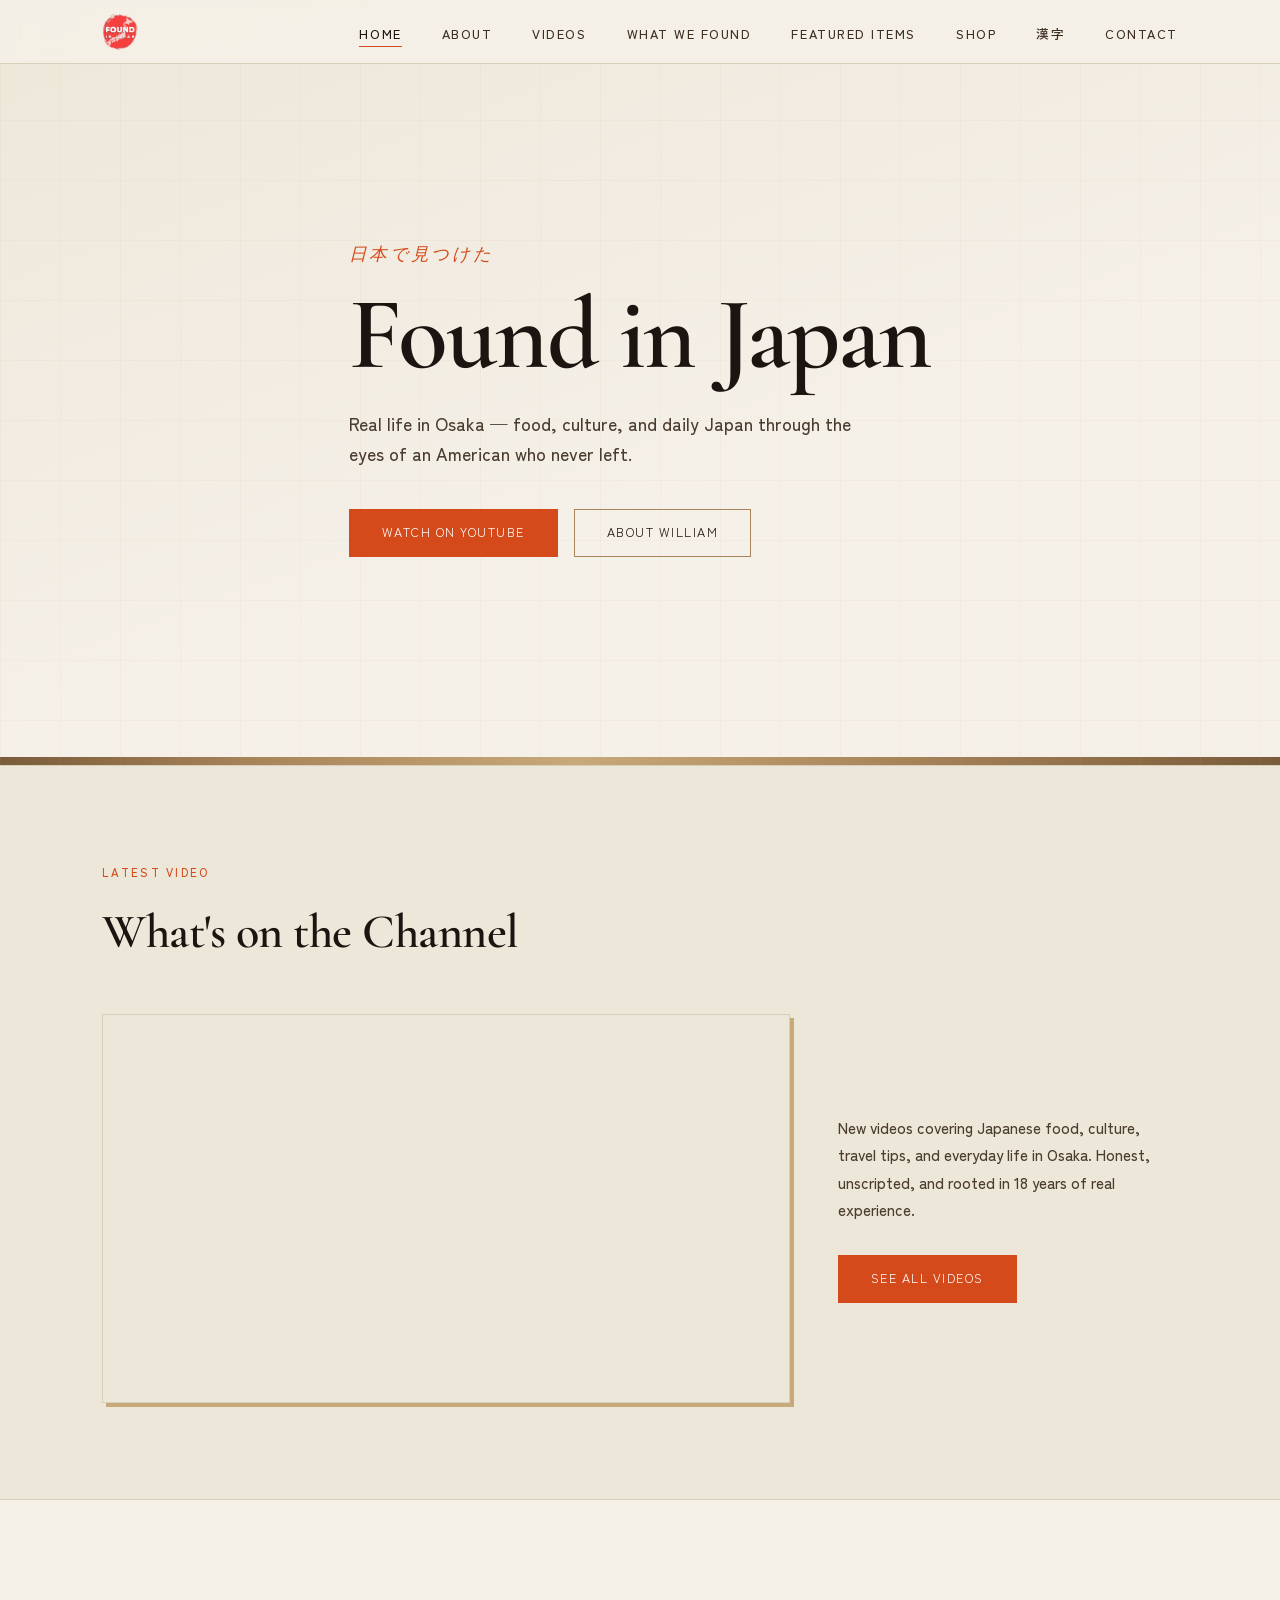
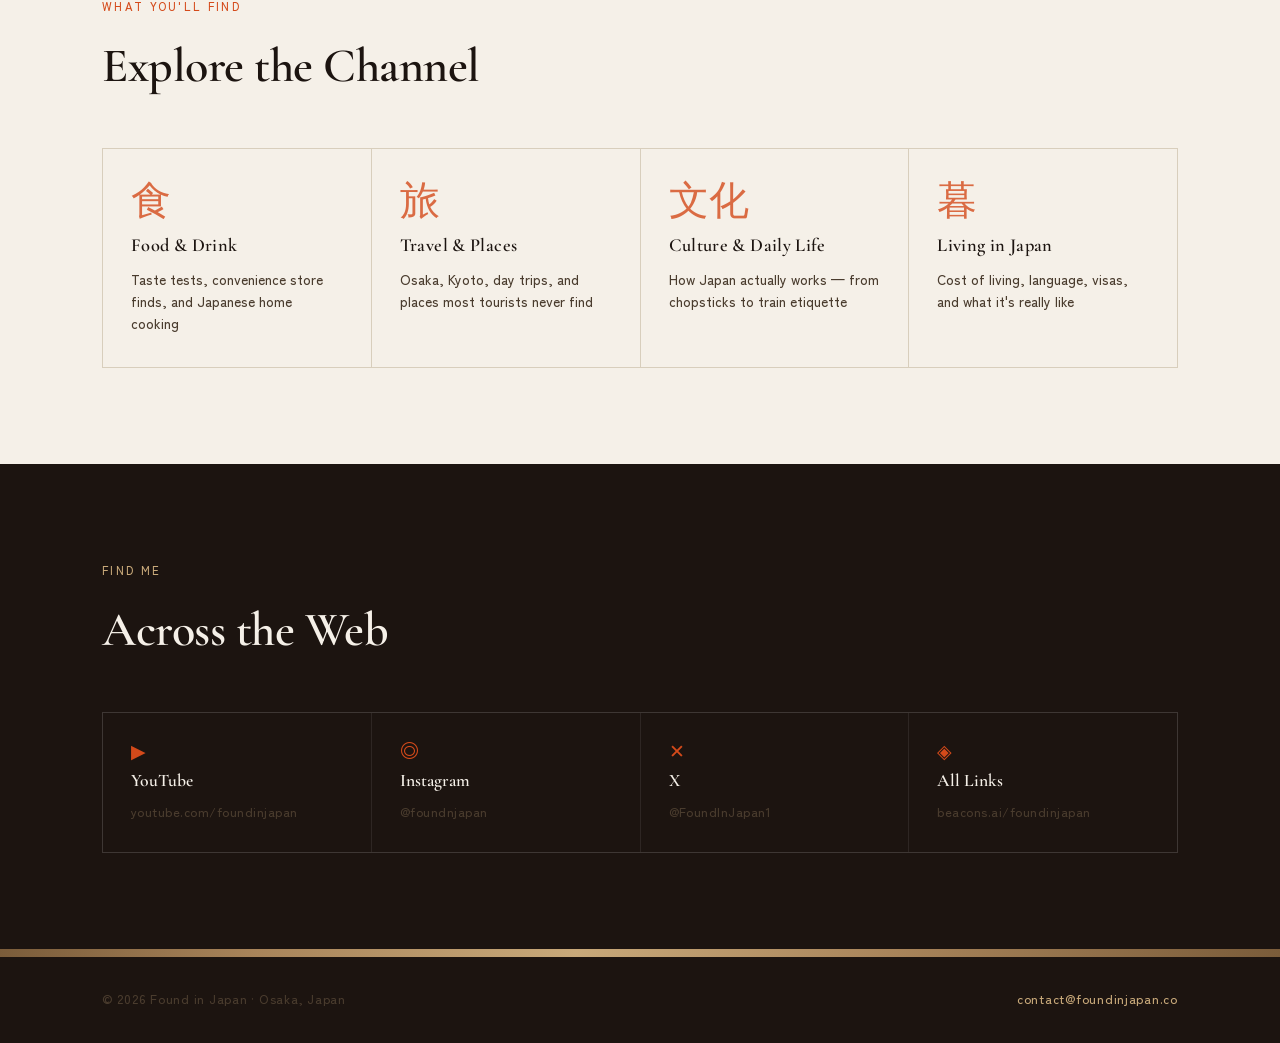
<file: foundinjapan-deploy-v3/index.html>
<!DOCTYPE html>
<html lang="en">
<head>
  <meta charset="UTF-8" />
  <meta name="viewport" content="width=device-width, initial-scale=1.0" />
  <title>Found in Japan — Real Life in Osaka</title>
  <meta name="description" content="An American living in Osaka, Japan for 18 years. Exploring the food, culture, and daily life that can be Found in Japan." />
  <meta name="keywords" content="Found in Japan, Japan travel, living in Japan, Osaka, Japanese culture, Japan vlog, Japan daily life" />
  <link rel="stylesheet" href="style.css" />
  <link rel="preconnect" href="https://fonts.googleapis.com" />
  <link rel="preconnect" href="https://fonts.gstatic.com" crossorigin />
  <link href="https://fonts.googleapis.com/css2?family=Cormorant+Garamond:ital,wght@0,300;0,400;0,600;1,300;1,400&family=Zen+Kaku+Gothic+New:wght@300;400;500&display=swap" rel="stylesheet" />
</head>
<body>

  <!-- Navigation -->
  <nav class="nav">
    <div class="nav-inner">
      <a href="index.html" class="nav-logo">
        <img src="fij-logo.png" alt="Found in Japan" class="nav-logo-img" onerror="this.style.display='none'; this.nextElementSibling.style.display='block'"/>
        <span class="nav-logo-text" style="display:none">Found in Japan</span>
      </a>
      <ul class="nav-links">
        <li><a href="index.html" class="active">Home</a></li>
        <li><a href="about.html">About</a></li>
        <li><a href="videos.html">Videos</a></li>
        <li><a href="found.html">What We Found</a></li>
        <li><a href="featured.html">Featured Items</a></li>
        <li><a href="shop.html">Shop</a></li>
        <li><a href="kanji.html">漢字</a></li>
        <li><a href="contact.html">Contact</a></li>
      </ul>
      <button class="nav-toggle" aria-label="Menu">
        <span></span><span></span><span></span>
      </button>
    </div>
  </nav>

  <!-- Hero -->
  <section class="hero">
    <div class="shoji-overlay"></div>
    <div class="hero-inner">
      <p class="hero-kicker">日本で見つけた</p>
      <h1 class="hero-title">Found in Japan</h1>
      <p class="hero-sub">Real life in Osaka — food, culture, and daily Japan through the eyes of an American who never left.</p>
      <div class="hero-actions">
        <a href="https://youtube.com/foundinjapan" target="_blank" class="btn btn-primary">Watch on YouTube</a>
        <a href="about.html" class="btn btn-ghost">About William</a>
      </div>
    </div>
    <div class="hero-wood-bar"></div>
  </section>

  <!-- Featured Video -->
  <section class="section featured">
    <div class="container">
      <div class="section-label">Latest Video</div>
      <h2 class="section-title">What's on the Channel</h2>
      <div class="featured-embed">
        <div class="embed-wrap">
          <iframe
            src="https://www.youtube.com/embed/uGKd-pD4aPg"
            title="Latest Found in Japan video"
            frameborder="0"
            allow="accelerometer; autoplay; clipboard-write; encrypted-media; gyroscope; picture-in-picture"
            allowfullscreen>
          </iframe>
        </div>
        <div class="featured-meta">
          <p class="featured-desc">New videos covering Japanese food, culture, travel tips, and everyday life in Osaka. Honest, unscripted, and rooted in 18 years of real experience.</p>
          <a href="videos.html" class="btn btn-primary">See All Videos</a>
        </div>
      </div>
    </div>
  </section>

  <!-- Topics -->
  <section class="section topics">
    <div class="container">
      <div class="section-label">What You'll Find</div>
      <h2 class="section-title">Explore the Channel</h2>
      <div class="topics-grid">
        <a href="https://youtube.com/foundinjapan" target="_blank" class="topic-card">
          <span class="topic-kanji">食</span>
          <span class="topic-en">Food & Drink</span>
          <span class="topic-desc">Taste tests, convenience store finds, and Japanese home cooking</span>
        </a>
        <a href="https://youtube.com/foundinjapan" target="_blank" class="topic-card">
          <span class="topic-kanji">旅</span>
          <span class="topic-en">Travel & Places</span>
          <span class="topic-desc">Osaka, Kyoto, day trips, and places most tourists never find</span>
        </a>
        <a href="https://youtube.com/foundinjapan" target="_blank" class="topic-card">
          <span class="topic-kanji">文化</span>
          <span class="topic-en">Culture & Daily Life</span>
          <span class="topic-desc">How Japan actually works — from chopsticks to train etiquette</span>
        </a>
        <a href="https://youtube.com/foundinjapan" target="_blank" class="topic-card">
          <span class="topic-kanji">暮</span>
          <span class="topic-en">Living in Japan</span>
          <span class="topic-desc">Cost of living, language, visas, and what it's really like</span>
        </a>
      </div>
    </div>
  </section>

  <!-- Social Strip -->
  <section class="section social-strip">
    <div class="container">
      <div class="section-label">Find Me</div>
      <h2 class="section-title">Across the Web</h2>
      <div class="social-links">
        <a href="https://youtube.com/foundinjapan" target="_blank" class="social-link">
          <span class="social-icon">▶</span>
          <span class="social-name">YouTube</span>
          <span class="social-handle">youtube.com/foundinjapan</span>
        </a>
        <a href="https://instagram.com/foundnjapan" target="_blank" class="social-link">
          <span class="social-icon">◎</span>
          <span class="social-name">Instagram</span>
          <span class="social-handle">@foundnjapan</span>
        </a>
        <a href="https://x.com/FoundInJapan1" target="_blank" class="social-link">
          <span class="social-icon">✕</span>
          <span class="social-name">X</span>
          <span class="social-handle">@FoundInJapan1</span>
        </a>
        <a href="https://beacons.ai/foundinjapan" target="_blank" class="social-link">
          <span class="social-icon">◈</span>
          <span class="social-name">All Links</span>
          <span class="social-handle">beacons.ai/foundinjapan</span>
        </a>
      </div>
    </div>
  </section>

  <!-- Footer -->
  <footer class="footer">
    <div class="container">
      <div class="footer-inner">
        <p class="footer-copy">© 2026 Found in Japan · Osaka, Japan</p>
        <a href="contact.html" class="footer-contact">contact@foundinjapan.co</a>
      </div>
    </div>
  </footer>

  <script src="main.js"></script>
</body>
</html>
</file>
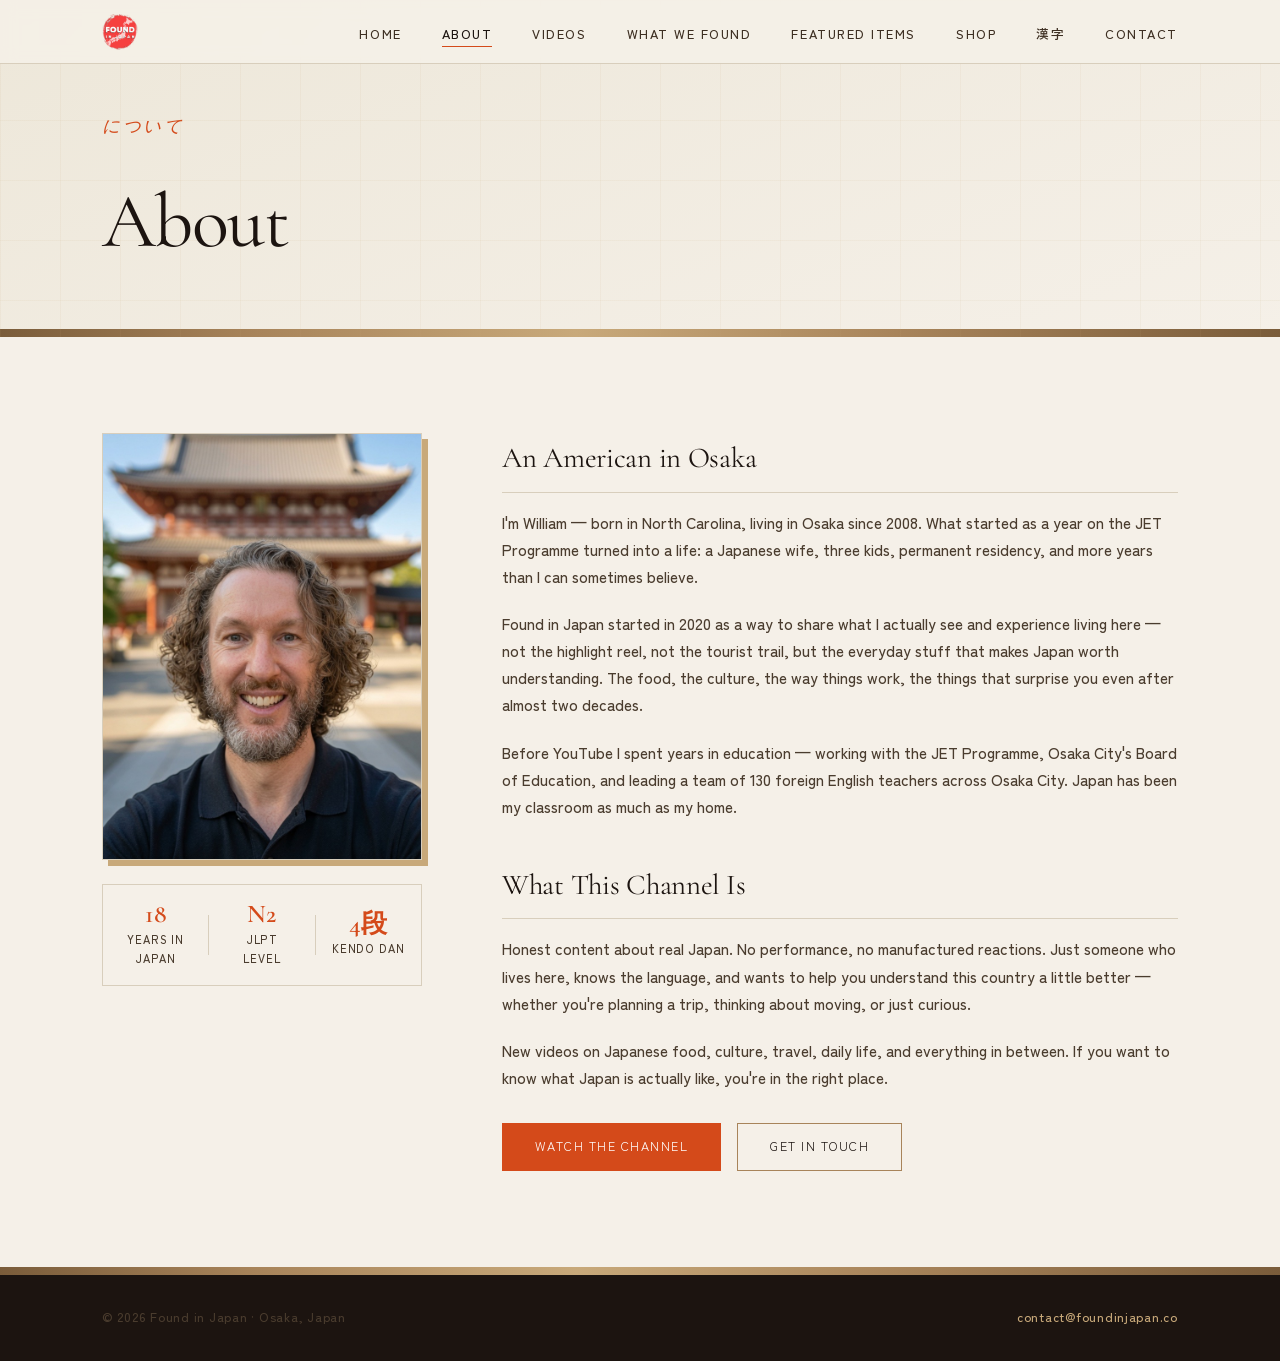
<file: foundinjapan-deploy-v3/about.html>
<!DOCTYPE html>
<html lang="en">
<head>
  <meta charset="UTF-8" />
  <meta name="viewport" content="width=device-width, initial-scale=1.0" />
  <title>About — Found in Japan</title>
  <meta name="description" content="William is an American who has lived in Osaka, Japan since 2008. This is his story and what Found in Japan is all about." />
  <link rel="stylesheet" href="style.css" />
  <link rel="preconnect" href="https://fonts.googleapis.com" />
  <link rel="preconnect" href="https://fonts.gstatic.com" crossorigin />
  <link href="https://fonts.googleapis.com/css2?family=Cormorant+Garamond:ital,wght@0,300;0,400;0,600;1,300;1,400&family=Zen+Kaku+Gothic+New:wght@300;400;500&display=swap" rel="stylesheet" />
</head>
<body>

  <nav class="nav">
    <div class="nav-inner">
      <a href="index.html" class="nav-logo">
        <img src="fij-logo.png" alt="Found in Japan" class="nav-logo-img" onerror="this.style.display='none'; this.nextElementSibling.style.display='block'"/>
        <span class="nav-logo-text" style="display:none">Found in Japan</span>
      </a>
      <ul class="nav-links">
        <li><a href="index.html">Home</a></li>
        <li><a href="about.html" class="active">About</a></li>
        <li><a href="videos.html">Videos</a></li>
        <li><a href="found.html">What We Found</a></li>
        <li><a href="featured.html">Featured Items</a></li>
        <li><a href="shop.html">Shop</a></li>
        <li><a href="kanji.html">漢字</a></li>
        <li><a href="contact.html">Contact</a></li>
      </ul>
      <button class="nav-toggle" aria-label="Menu">
        <span></span><span></span><span></span>
      </button>
    </div>
  </nav>

  <!-- Page Header -->
  <section class="page-hero">
    <div class="shoji-overlay"></div>
    <div class="container">
      <p class="hero-kicker">について</p>
      <h1 class="page-title">About</h1>
    </div>
    <div class="hero-wood-bar"></div>
  </section>

  <!-- About Content -->
  <section class="section about-section">
    <div class="container about-grid">
      <div class="about-image-col">
        <div class="about-img-frame">
          <img src="william.JPG" alt="William — Found in Japan" style="width:100%;height:100%;object-fit:cover;display:block;" />
        </div>
        <div class="about-stats">
          <div class="stat">
            <span class="stat-num">18</span>
            <span class="stat-label">Years in Japan</span>
          </div>
          <div class="stat-divider"></div>
          <div class="stat">
            <span class="stat-num">N2</span>
            <span class="stat-label">JLPT Level</span>
          </div>
          <div class="stat-divider"></div>
          <div class="stat">
            <span class="stat-num">4段</span>
            <span class="stat-label">Kendo Dan</span>
          </div>
        </div>
      </div>

      <div class="about-text-col">
        <h2 class="about-heading">An American in Osaka</h2>
        <p>I'm William — born in North Carolina, living in Osaka since 2008. What started as a year on the JET Programme turned into a life: a Japanese wife, three kids, permanent residency, and more years than I can sometimes believe.</p>

        <p>Found in Japan started in 2020 as a way to share what I actually see and experience living here — not the highlight reel, not the tourist trail, but the everyday stuff that makes Japan worth understanding. The food, the culture, the way things work, the things that surprise you even after almost two decades.</p>

        <p>Before YouTube I spent years in education — working with the JET Programme, Osaka City's Board of Education, and leading a team of 130 foreign English teachers across Osaka City. Japan has been my classroom as much as my home.</p>

        <h2 class="about-heading" style="margin-top: 2.5rem;">What This Channel Is</h2>
        <p>Honest content about real Japan. No performance, no manufactured reactions. Just someone who lives here, knows the language, and wants to help you understand this country a little better — whether you're planning a trip, thinking about moving, or just curious.</p>

        <p>New videos on Japanese food, culture, travel, daily life, and everything in between. If you want to know what Japan is actually like, you're in the right place.</p>

        <div class="about-actions">
          <a href="https://youtube.com/foundinjapan" target="_blank" class="btn btn-primary">Watch the Channel</a>
          <a href="contact.html" class="btn btn-ghost">Get in Touch</a>
        </div>
      </div>
    </div>
  </section>

  <footer class="footer">
    <div class="container">
      <div class="footer-inner">
        <p class="footer-copy">© 2026 Found in Japan · Osaka, Japan</p>
        <a href="contact.html" class="footer-contact">contact@foundinjapan.co</a>
      </div>
    </div>
  </footer>

  <script src="main.js"></script>
</body>
</html>
</file>
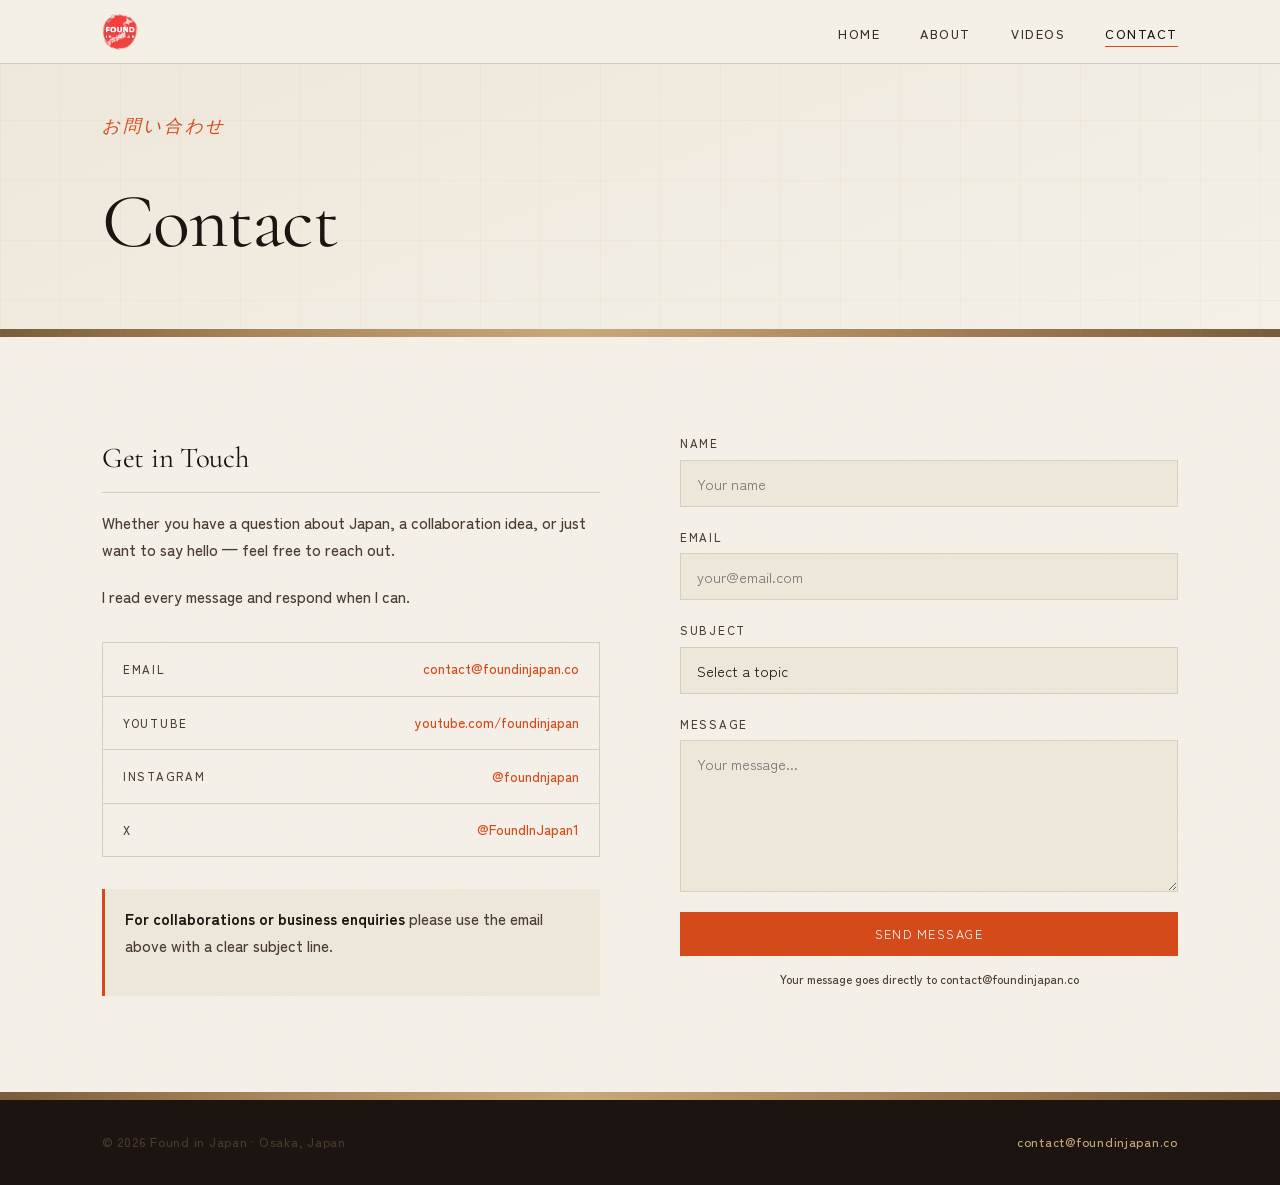
<file: foundinjapan-deploy-v3/contact.html>
<!DOCTYPE html>
<html lang="en">
<head>
  <meta charset="UTF-8" />
  <meta name="viewport" content="width=device-width, initial-scale=1.0" />
  <title>Contact — Found in Japan</title>
  <meta name="description" content="Get in touch with Found in Japan for collaborations, questions, or just to say hello." />
  <link rel="stylesheet" href="style.css" />
  <link rel="preconnect" href="https://fonts.googleapis.com" />
  <link rel="preconnect" href="https://fonts.gstatic.com" crossorigin />
  <link href="https://fonts.googleapis.com/css2?family=Cormorant+Garamond:ital,wght@0,300;0,400;0,600;1,300;1,400&family=Zen+Kaku+Gothic+New:wght@300;400;500&display=swap" rel="stylesheet" />
</head>
<body>

  <nav class="nav">
    <div class="nav-inner">
      <a href="index.html" class="nav-logo">
        <img src="fij-logo.png" alt="Found in Japan" class="nav-logo-img" onerror="this.style.display='none'; this.nextElementSibling.style.display='block'"/>
        <span class="nav-logo-text" style="display:none">Found in Japan</span>
      </a>
      <ul class="nav-links">
        <li><a href="index.html">Home</a></li>
        <li><a href="about.html">About</a></li>
        <li><a href="videos.html">Videos</a></li>
        <li><a href="contact.html" class="active">Contact</a></li>
      </ul>
      <button class="nav-toggle" aria-label="Menu">
        <span></span><span></span><span></span>
      </button>
    </div>
  </nav>

  <section class="page-hero">
    <div class="shoji-overlay"></div>
    <div class="container">
      <p class="hero-kicker">お問い合わせ</p>
      <h1 class="page-title">Contact</h1>
    </div>
    <div class="hero-wood-bar"></div>
  </section>

  <section class="section">
    <div class="container contact-grid">

      <div class="contact-info">
        <h2 class="about-heading">Get in Touch</h2>
        <p>Whether you have a question about Japan, a collaboration idea, or just want to say hello — feel free to reach out.</p>
        <p>I read every message and respond when I can.</p>

        <div class="contact-methods">
          <div class="contact-method">
            <span class="contact-method-label">Email</span>
            <a href="mailto:contact@foundinjapan.co" class="contact-method-value">contact@foundinjapan.co</a>
          </div>
          <div class="contact-method">
            <span class="contact-method-label">YouTube</span>
            <a href="https://youtube.com/foundinjapan" target="_blank" class="contact-method-value">youtube.com/foundinjapan</a>
          </div>
          <div class="contact-method">
            <span class="contact-method-label">Instagram</span>
            <a href="https://instagram.com/foundnjapan" target="_blank" class="contact-method-value">@foundnjapan</a>
          </div>
          <div class="contact-method">
            <span class="contact-method-label">X</span>
            <a href="https://x.com/FoundInJapan1" target="_blank" class="contact-method-value">@FoundInJapan1</a>
          </div>
        </div>

        <div class="contact-note">
          <p><strong>For collaborations or business enquiries</strong> please use the email above with a clear subject line.</p>
        </div>
      </div>

      <div class="contact-form-col">
        <form class="contact-form" id="contactForm" action="https://formspree.io/f/xpqeznwe" method="POST">
          <div class="form-group">
            <label for="name">Name</label>
            <input type="text" id="name" name="name" placeholder="Your name" required />
          </div>
          <div class="form-group">
            <label for="email">Email</label>
            <input type="email" id="email" name="email" placeholder="your@email.com" required />
          </div>
          <div class="form-group">
            <label for="subject">Subject</label>
            <select id="subject" name="subject">
              <option value="">Select a topic</option>
              <option value="collaboration">Collaboration</option>
              <option value="japan-question">Question about Japan</option>
              <option value="business">Business enquiry</option>
              <option value="other">Other</option>
            </select>
          </div>
          <div class="form-group">
            <label for="message">Message</label>
            <textarea id="message" name="message" rows="6" placeholder="Your message..." required></textarea>
          </div>
          <button type="submit" class="btn btn-primary btn-full">Send Message</button>
          <p class="form-note">Your message goes directly to contact@foundinjapan.co</p>
        </form>
        <div id="form-success" style="display:none; background:var(--shoji-cream); border:1px solid var(--shoji-shadow); border-left:3px solid #4a9a6a; padding:1rem 1.25rem; font-size:0.88rem; color:var(--ink-muted); margin-top:1rem;">
          Message sent — thanks for getting in touch. I will get back to you when I can.
        </div>
      </div>

    </div>
  </section>

  <footer class="footer">
    <div class="container">
      <div class="footer-inner">
        <p class="footer-copy">© 2026 Found in Japan · Osaka, Japan</p>
        <a href="contact.html" class="footer-contact">contact@foundinjapan.co</a>
      </div>
    </div>
  </footer>

  <script src="main.js"></script>
</body>
</html>
</file>
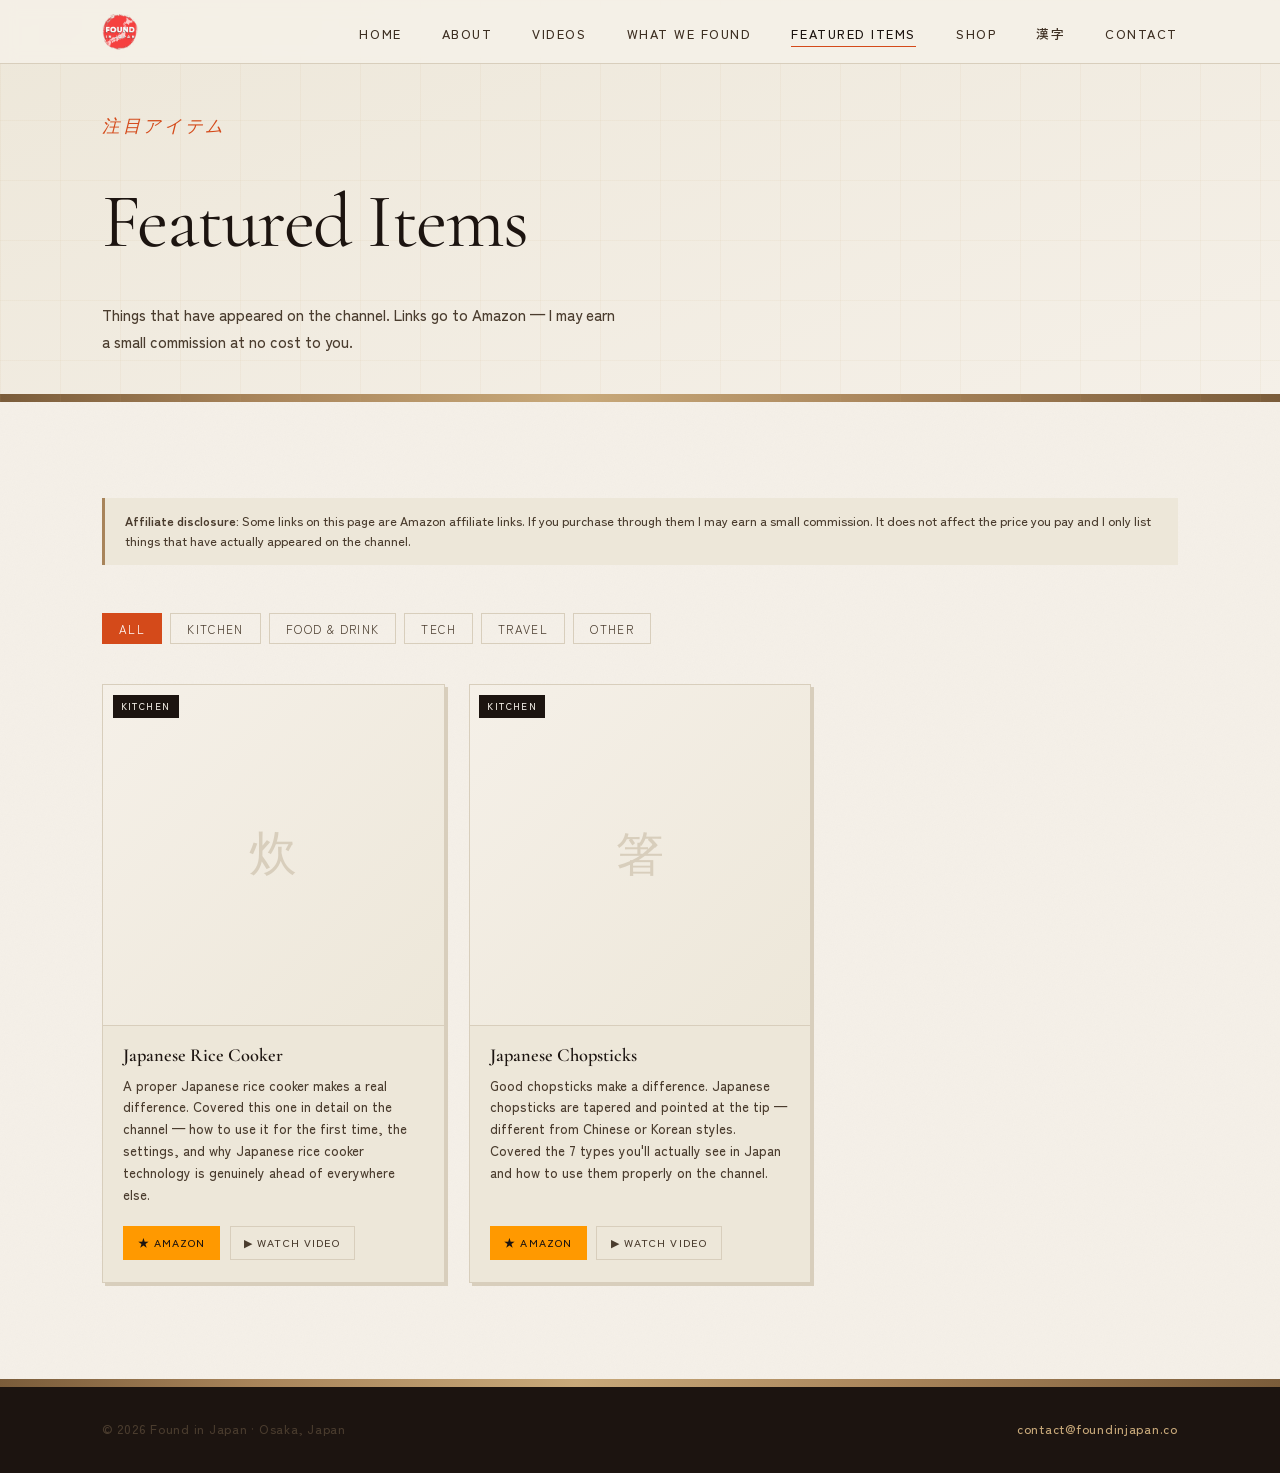
<file: foundinjapan-deploy-v3/featured.html>
<!DOCTYPE html>
<html lang="en">
<head>
  <meta charset="UTF-8" />
  <meta name="viewport" content="width=device-width, initial-scale=1.0" />
  <title>Featured Items — Found in Japan</title>
  <meta name="description" content="Items featured on the Found in Japan YouTube channel. Japanese rice cookers, chopsticks, and more." />
  <meta name="keywords" content="Japanese rice cooker, chopsticks, Japan products, Found in Japan, Japanese kitchen" />
  <link rel="stylesheet" href="style.css" />
  <link rel="preconnect" href="https://fonts.googleapis.com" />
  <link rel="preconnect" href="https://fonts.gstatic.com" crossorigin />
  <link href="https://fonts.googleapis.com/css2?family=Cormorant+Garamond:ital,wght@0,300;0,400;0,600;1,300;1,400&family=Zen+Kaku+Gothic+New:wght@300;400;500&display=swap" rel="stylesheet" />
  <style>
    .affiliate-note {
      background: var(--shoji-cream);
      border-left: 3px solid var(--oak-mid);
      padding: 0.85rem 1.25rem;
      font-size: 0.78rem;
      color: var(--ink-muted);
      margin-bottom: 3rem;
      line-height: 1.6;
    }

    .items-filter {
      display: flex;
      gap: 0.5rem;
      flex-wrap: wrap;
      margin-bottom: 2.5rem;
    }

    /* Items grid */
    .items-grid {
      display: grid;
      grid-template-columns: repeat(auto-fill, minmax(280px, 1fr));
      gap: 1.5rem;
    }

    .item-card {
      display: flex;
      flex-direction: column;
      background: var(--shoji-cream);
      border: 1px solid var(--shoji-shadow);
      box-shadow: 3px 3px 0 var(--shoji-shadow);
      overflow: hidden;
      transition: box-shadow 0.2s, transform 0.2s;
    }

    .item-card:hover {
      box-shadow: 5px 5px 0 var(--oak-light);
      transform: translateY(-2px);
    }

    .item-img-wrap {
      aspect-ratio: 1/1;
      background: var(--shoji-white);
      border-bottom: 1px solid var(--shoji-shadow);
      display: flex;
      align-items: center;
      justify-content: center;
      overflow: hidden;
      position: relative;
    }

    .item-img-wrap img {
      width: 100%;
      height: 100%;
      object-fit: cover;
      transition: transform 0.35s ease;
    }

    .item-card:hover .item-img-wrap img {
      transform: scale(1.04);
    }

    /* Placeholder when no image -->*/
    .item-img-placeholder {
      width: 100%;
      height: 100%;
      display: flex;
      align-items: center;
      justify-content: center;
      background: linear-gradient(135deg, var(--shoji-white), var(--shoji-cream));
    }

    .item-img-placeholder span {
      font-family: var(--font-display);
      font-size: 3rem;
      color: var(--shoji-shadow);
    }

    .item-category-tag {
      position: absolute;
      top: 0.6rem;
      left: 0.6rem;
      background: var(--ink);
      color: var(--shoji-white);
      font-size: 0.6rem;
      letter-spacing: 0.15em;
      text-transform: uppercase;
      padding: 0.2rem 0.5rem;
    }

    .item-body {
      padding: 1.1rem 1.25rem 1.4rem;
      display: flex;
      flex-direction: column;
      gap: 0.5rem;
      flex: 1;
    }

    .item-name {
      font-family: var(--font-display);
      font-size: 1.15rem;
      font-weight: 600;
      color: var(--ink);
      line-height: 1.25;
    }

    .item-note {
      font-size: 0.83rem;
      color: var(--ink-muted);
      line-height: 1.65;
      flex: 1;
    }

    .item-links {
      display: flex;
      gap: 0.6rem;
      margin-top: 0.75rem;
      flex-wrap: wrap;
    }

    .item-link {
      display: inline-flex;
      align-items: center;
      gap: 0.3rem;
      font-size: 0.68rem;
      letter-spacing: 0.1em;
      text-transform: uppercase;
      padding: 0.4rem 0.85rem;
      border: 1px solid;
      transition: all 0.2s;
      white-space: nowrap;
    }

    .item-link-amazon {
      background: #ff9900;
      border-color: #ff9900;
      color: #1c1410;
      font-weight: 500;
    }

    .item-link-amazon:hover {
      background: #e68a00;
      border-color: #e68a00;
    }

    .item-link-video {
      color: var(--ink-muted);
      border-color: var(--shoji-shadow);
    }

    .item-link-video:hover {
      color: var(--ink);
      border-color: var(--ink-muted);
      background: var(--shoji-white);
    }

    .items-empty {
      text-align: center;
      padding: 4rem 2rem;
      color: var(--ink-muted);
      font-family: var(--font-display);
      font-style: italic;
      font-size: 1.1rem;
      display: none;
    }

    @media (max-width: 680px) {
      .items-filter {
        flex-wrap: nowrap;
        overflow-x: auto;
        -webkit-overflow-scrolling: touch;
        scrollbar-width: none;
        padding-bottom: 0.25rem;
      }
      .items-filter::-webkit-scrollbar { display: none; }
      .items-filter .filter-btn { white-space: nowrap; flex-shrink: 0; }
      .items-grid { grid-template-columns: 1fr 1fr; gap: 1rem; }
    }

    @media (max-width: 420px) {
      .items-grid { grid-template-columns: 1fr; }
    }
  </style>
</head>
<body>

  <nav class="nav">
    <div class="nav-inner">
      <a href="index.html" class="nav-logo">
        <img src="fij-logo.png" alt="Found in Japan" class="nav-logo-img" onerror="this.style.display='none'; this.nextElementSibling.style.display='block'"/>
        <span class="nav-logo-text" style="display:none">Found in Japan</span>
      </a>
      <ul class="nav-links">
        <li><a href="index.html">Home</a></li>
        <li><a href="about.html">About</a></li>
        <li><a href="videos.html">Videos</a></li>
        <li><a href="found.html">What We Found</a></li>
        <li><a href="featured.html" class="active">Featured Items</a></li>
        <li><a href="shop.html">Shop</a></li>
        <li><a href="kanji.html">漢字</a></li>
        <li><a href="contact.html">Contact</a></li>
      </ul>
      <button class="nav-toggle" aria-label="Menu">
        <span></span><span></span><span></span>
      </button>
    </div>
  </nav>

  <section class="page-hero">
    <div class="shoji-overlay"></div>
    <div class="container">
      <p class="hero-kicker">注目アイテム</p>
      <h1 class="page-title">Featured Items</h1>
      <p class="page-hero-sub">Things that have appeared on the channel. Links go to Amazon — I may earn a small commission at no cost to you.</p>
    </div>
    <div class="hero-wood-bar"></div>
  </section>

  <section class="section">
    <div class="container">

      <div class="affiliate-note">
        <strong>Affiliate disclosure:</strong> Some links on this page are Amazon affiliate links. If you purchase through them I may earn a small commission. It does not affect the price you pay and I only list things that have actually appeared on the channel.
      </div>

      <!-- Category filter -->
      <div class="items-filter" id="itemsFilter">
        <button class="filter-btn active" data-filter="all">All</button>
        <button class="filter-btn" data-filter="kitchen">Kitchen</button>
        <button class="filter-btn" data-filter="food-drink">Food & Drink</button>
        <button class="filter-btn" data-filter="tech">Tech</button>
        <button class="filter-btn" data-filter="travel">Travel</button>
        <button class="filter-btn" data-filter="other">Other</button>
      </div>

      <!-- Items grid -->
      <div class="items-grid" id="itemsGrid">

        <!-- =============================================
             ITEM CARD TEMPLATE — copy to add new items

             data-category options:
               kitchen | food-drink | tech | travel | other

             Steps to add a new item:
             1. Copy from ITEM START to ITEM END
             2. Paste before closing </div> of itemsGrid
             3. Fill in: category, image src, item name, your note
             4. Replace # in amazon-link href with your affiliate URL
             5. Replace # in video-link href with YouTube video URL
                (or remove the video link block if no video exists)
             6. Save and re-upload featured.html to Cloudflare
        ============================================= -->

        <!-- ITEM START -->
        <div class="item-card" data-category="kitchen">
          <div class="item-img-wrap">
            <div class="item-img-placeholder"><span>炊</span></div>
            <span class="item-category-tag">Kitchen</span>
          </div>
          <div class="item-body">
            <h3 class="item-name">Japanese Rice Cooker</h3>
            <p class="item-note">A proper Japanese rice cooker makes a real difference. Covered this one in detail on the channel — how to use it for the first time, the settings, and why Japanese rice cooker technology is genuinely ahead of everywhere else.</p>
            <div class="item-links">
              <a href="#" target="_blank" class="item-link item-link-amazon">
                ★ Amazon
              </a>
              <a href="https://www.youtube.com/watch?v=S4DHbtGI4Co" target="_blank" class="item-link item-link-video">
                ▶ Watch Video
              </a>
            </div>
          </div>
        </div>
        <!-- ITEM END -->

        <!-- ITEM START -->
        <div class="item-card" data-category="kitchen">
          <div class="item-img-wrap">
            <div class="item-img-placeholder"><span>箸</span></div>
            <span class="item-category-tag">Kitchen</span>
          </div>
          <div class="item-body">
            <h3 class="item-name">Japanese Chopsticks</h3>
            <p class="item-note">Good chopsticks make a difference. Japanese chopsticks are tapered and pointed at the tip — different from Chinese or Korean styles. Covered the 7 types you'll actually see in Japan and how to use them properly on the channel.</p>
            <div class="item-links">
              <a href="#" target="_blank" class="item-link item-link-amazon">
                ★ Amazon
              </a>
              <a href="https://www.youtube.com/watch?v=M0w537Ft77w" target="_blank" class="item-link item-link-video">
                ▶ Watch Video
              </a>
            </div>
          </div>
        </div>
        <!-- ITEM END -->

      </div>

      <div class="items-empty" id="itemsEmpty">Nothing in this category yet — check back soon.</div>

    </div>
  </section>

  <footer class="footer">
    <div class="container">
      <div class="footer-inner">
        <p class="footer-copy">© 2026 Found in Japan · Osaka, Japan</p>
        <a href="contact.html" class="footer-contact">contact@foundinjapan.co</a>
      </div>
    </div>
  </footer>

  <script src="main.js"></script>
  <script>
    // Filter logic for items
    const filterBtns = document.querySelectorAll('#itemsFilter .filter-btn');
    const cards = document.querySelectorAll('.item-card');
    const empty = document.getElementById('itemsEmpty');

    filterBtns.forEach(btn => {
      btn.addEventListener('click', () => {
        filterBtns.forEach(b => b.classList.remove('active'));
        btn.classList.add('active');
        const filter = btn.dataset.filter;
        let visible = 0;
        cards.forEach(card => {
          const match = filter === 'all' || card.dataset.category === filter;
          card.style.display = match ? 'flex' : 'none';
          if (match) visible++;
        });
        empty.style.display = visible === 0 ? 'block' : 'none';
      });
    });
  </script>
</body>
</html>
</file>
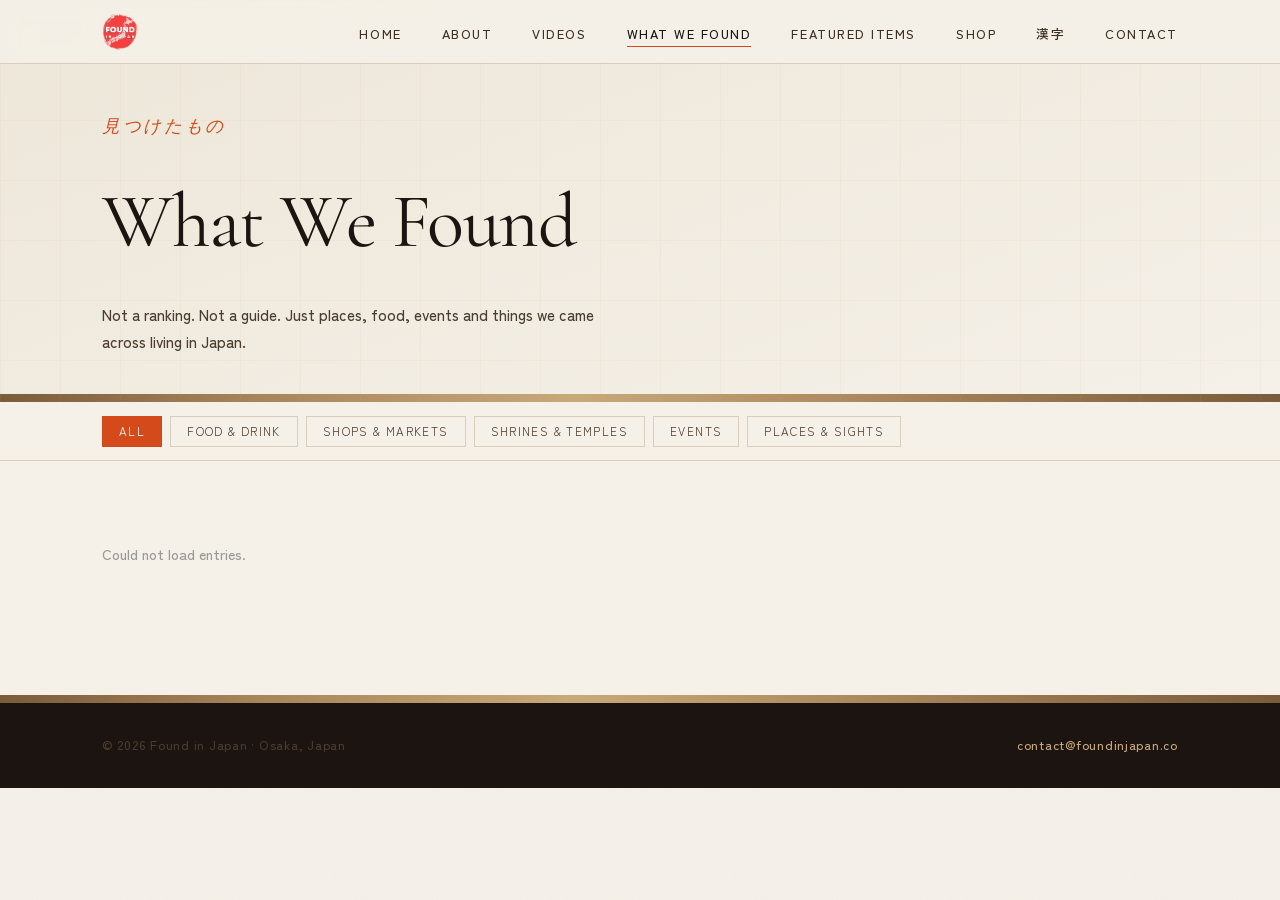
<file: foundinjapan-deploy-v3/found.html>
<!DOCTYPE html>
<html lang="en">
<head>
  <meta charset="UTF-8" />
  <meta name="viewport" content="width=device-width, initial-scale=1.0" />
  <title>What We Found — Found in Japan</title>
  <meta name="description" content="Places, food, shops, shrines, and events found across Japan. Not a ranking — just what we came across." />
  <meta name="keywords" content="Japan food, Osaka restaurants, Japan travel, things to do in Japan, Japan places, Osaka food" />
  <link rel="stylesheet" href="style.css" />
  <link rel="preconnect" href="https://fonts.googleapis.com" />
  <link rel="preconnect" href="https://fonts.gstatic.com" crossorigin />
  <link href="https://fonts.googleapis.com/css2?family=Cormorant+Garamond:ital,wght@0,300;0,400;0,600;1,300;1,400&family=Zen+Kaku+Gothic+New:wght@300;400;500&display=swap" rel="stylesheet" />
  <style>
    /* Carousel */
    .found-card-img.carousel { position: relative; overflow: hidden; }
    .found-card-img.carousel .carousel-img { position: absolute; top:0; left:0; width:100%; height:100%; object-fit:cover; opacity:0; transition: opacity 0.4s ease; }
    .found-card-img.carousel .carousel-img.active { opacity:1; position:relative; }
    .found-card-img.carousel .carousel-img:not(.active) { position:absolute; }
    .carousel-btn { position:absolute; top:50%; transform:translateY(-50%); background:rgba(28,20,16,0.55); color:#f5f0e8; border:none; width:28px; height:28px; font-size:0.85rem; cursor:pointer; z-index:10; display:flex; align-items:center; justify-content:center; transition:background 0.2s; }
    .carousel-btn:hover { background:rgba(28,20,16,0.8); }
    .carousel-prev { left:0.4rem; }
    .carousel-next { right:0.4rem; }
    .carousel-dots { position:absolute; bottom:0.5rem; left:50%; transform:translateX(-50%); display:flex; gap:0.3rem; z-index:10; }
    .carousel-dot { width:6px; height:6px; border-radius:50%; background:rgba(245,240,232,0.5); border:none; cursor:pointer; padding:0; transition:background 0.2s; }
    .carousel-dot.active { background:#f5f0e8; }
  </style>
</head>
<body>

  <nav class="nav">
    <div class="nav-inner">
      <a href="index.html" class="nav-logo">
        <img src="fij-logo.png" alt="Found in Japan" class="nav-logo-img" onerror="this.style.display='none'; this.nextElementSibling.style.display='block'"/>
        <span class="nav-logo-text" style="display:none">Found in Japan</span>
      </a>
      <ul class="nav-links">
        <li><a href="index.html">Home</a></li>
        <li><a href="about.html">About</a></li>
        <li><a href="videos.html">Videos</a></li>
        <li><a href="found.html" class="active">What We Found</a></li>
        <li><a href="featured.html">Featured Items</a></li>
        <li><a href="shop.html">Shop</a></li>
        <li><a href="kanji.html">漢字</a></li>
        <li><a href="contact.html">Contact</a></li>
      </ul>
      <button class="nav-toggle" aria-label="Menu">
        <span></span><span></span><span></span>
      </button>
    </div>
  </nav>

  <section class="page-hero">
    <div class="shoji-overlay"></div>
    <div class="container">
      <p class="hero-kicker">見つけたもの</p>
      <h1 class="page-title">What We Found</h1>
      <p class="page-hero-sub">Not a ranking. Not a guide. Just places, food, events and things we came across living in Japan.</p>
    </div>
    <div class="hero-wood-bar"></div>
  </section>

  <!-- Filter Bar -->
  <div class="filter-bar">
    <div class="container">
      <div class="filter-inner">
        <button class="filter-btn active" data-filter="all">All</button>
        <button class="filter-btn" data-filter="food-drink">Food & Drink</button>
        <button class="filter-btn" data-filter="shops-markets">Shops & Markets</button>
        <button class="filter-btn" data-filter="shrines-temples">Shrines & Temples</button>
        <button class="filter-btn" data-filter="events">Events</button>
        <button class="filter-btn" data-filter="places-sights">Places & Sights</button>
      </div>
    </div>
  </div>

  <!-- Cards Grid -->
  <section class="section found-section">
    <div class="container">
      <div class="found-grid" id="foundGrid">

        <!-- =============================================
             CARD TEMPLATE — copy this block to add a new entry
             
             data-category options:
               food-drink
               shops-markets
               shrines-temples
               events
               places-sights

             To add a new card:
             1. Copy from "CARD START" to "CARD END"
             2. Paste before the closing </div> of found-grid
             3. For ONE photo: use a single <img class="carousel-img active" src="photo.jpg" />
             4. For MULTIPLE photos: add more <img class="carousel-img" src="photo2.jpg" /> lines
                (first image gets class "carousel-img active", rest just "carousel-img")
             5. Update: category, name, location, date, note
             6. Update or remove maps-link and video-link as needed
             7. Save and re-upload found.html to Cloudflare Pages
        ============================================= -->

       

      </div>

      <!-- Empty state (shown when filter has no results) -->
      <div class="found-empty" id="foundEmpty" style="display:none;">
        <p>Nothing in this category yet — check back soon.</p>
      </div>

    </div>
  </section>

  <footer class="footer">
    <div class="container">
      <div class="footer-inner">
        <p class="footer-copy">© 2026 Found in Japan · Osaka, Japan</p>
        <a href="contact.html" class="footer-contact">contact@foundinjapan.co</a>
      </div>
    </div>
  </footer>

  <script src="main.js"></script>
  <script src="found.js"></script>
  

</body>
</html>
</file>
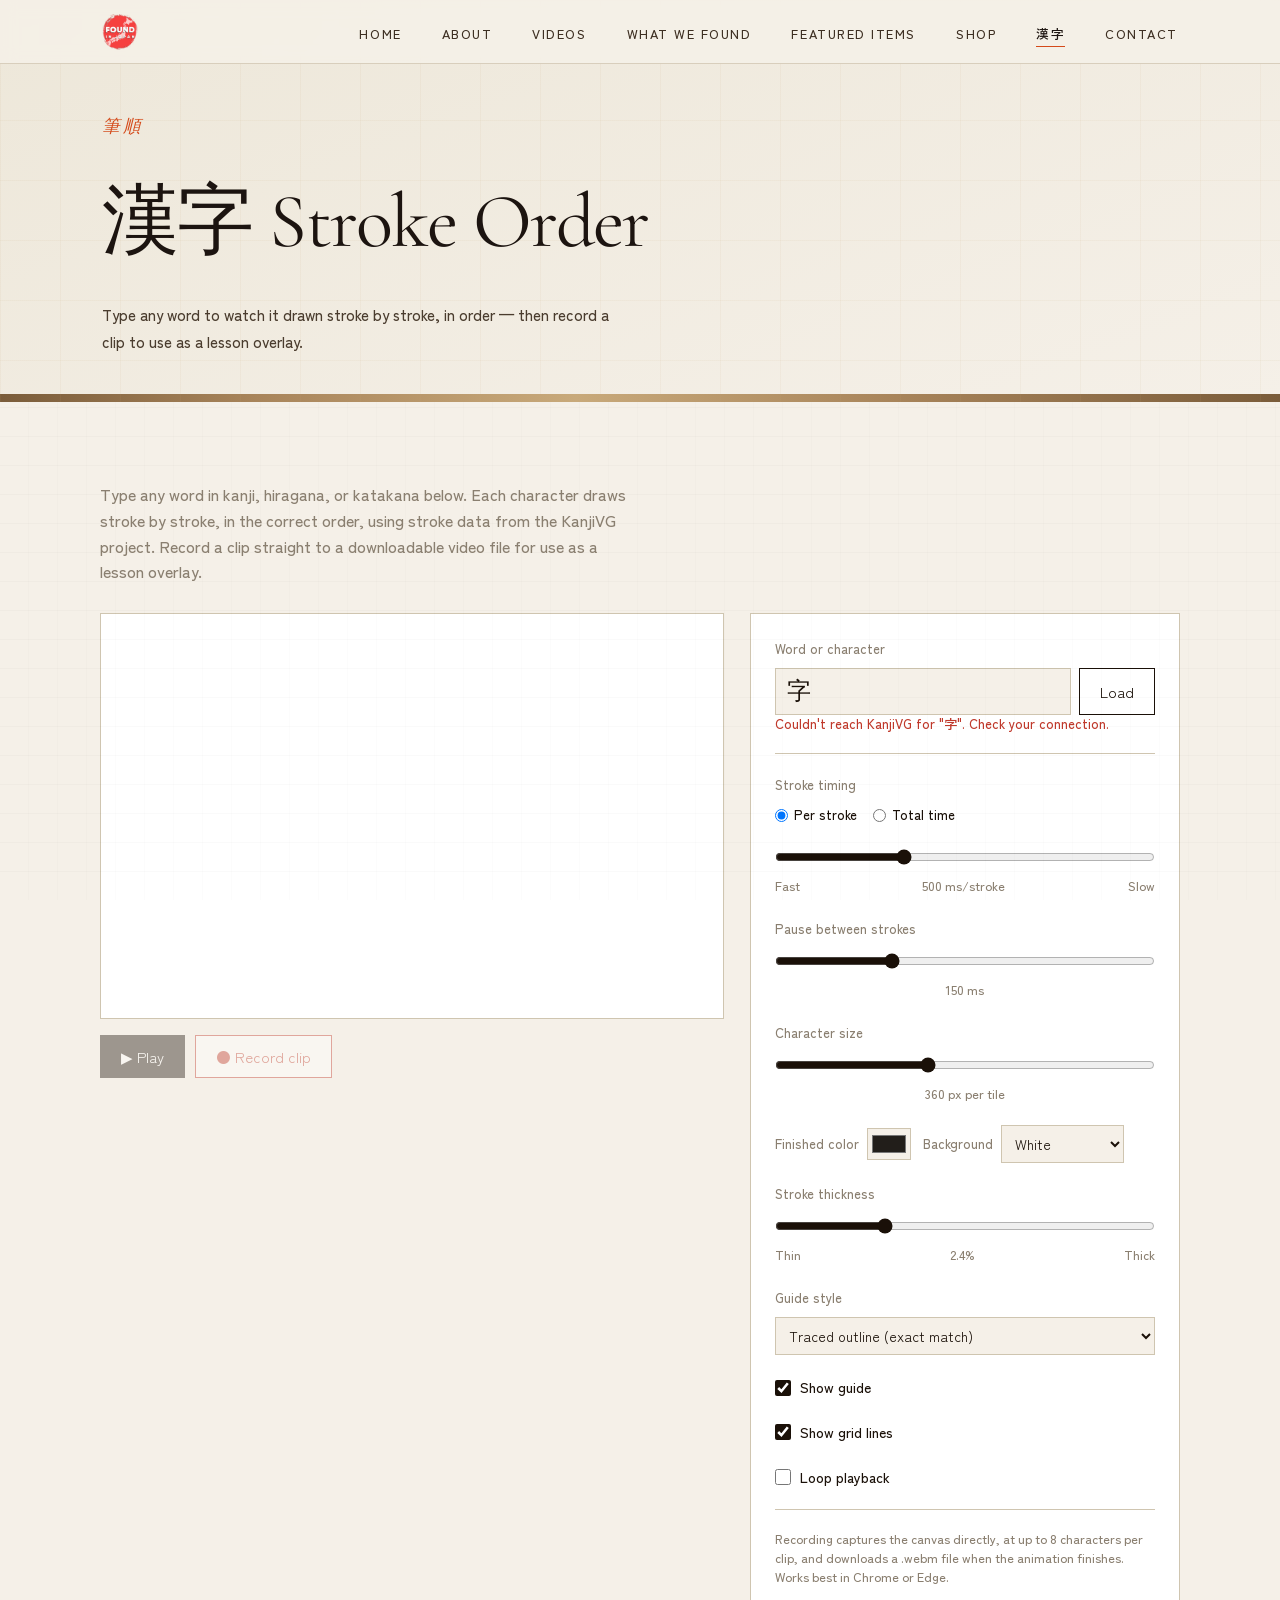
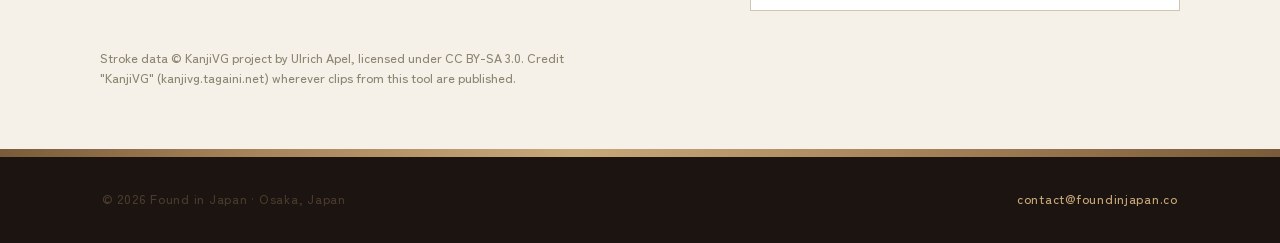
<file: foundinjapan-deploy-v3/kanji.html>
<!DOCTYPE html>
<html lang="en">
<head>
  <meta charset="UTF-8">
  <meta name="viewport" content="width=device-width, initial-scale=1.0">
  <title>漢字 Stroke Order — Found in Japan</title>
  <meta name="description" content="Interactive kanji, hiragana, and katakana stroke order animator. Type any word to see animated stroke order using KanjiVG data, with downloadable video clips for lesson overlays." />
  <link rel="preconnect" href="https://fonts.googleapis.com" />
  <link rel="preconnect" href="https://fonts.gstatic.com" crossorigin />
  <link href="https://fonts.googleapis.com/css2?family=Cormorant+Garamond:ital,wght@0,300;0,400;0,600;1,300;1,400&family=Zen+Kaku+Gothic+New:wght@300;400;500;700&family=DM+Mono:wght@400;500&family=Noto+Serif+JP:wght@400;500;700&family=Noto+Sans+JP:wght@400;500;700&family=New+Tegomin&family=Klee+One:wght@400;600&family=Yuji+Syuku&family=Yusei+Magic&display=swap" rel="stylesheet">
  <link rel="stylesheet" href="style.css" />
  <style>
    /* ── Kanji tool specific styles — preserve original aesthetic ── */
    :root {
      --k-ink:    #1a1008;
      --k-paper:  #f5f0e8;
      --k-paper2: #ede7d9;
      --k-accent: #c0392b;
      --k-border: #cfc5b0;
      --k-muted:  #8a7f70;
    }

    .kanji-page {
      background: var(--k-paper);
      position: relative;
    }

    /* Grid overlay on kanji section only */
    .kanji-page::before {
      content: '';
      position: fixed; inset: 0;
      background-image:
        repeating-linear-gradient(0deg, transparent, transparent 28px, rgba(0,0,0,0.018) 28px, rgba(0,0,0,0.018) 29px),
        repeating-linear-gradient(90deg, transparent, transparent 28px, rgba(0,0,0,0.012) 28px, rgba(0,0,0,0.012) 29px);
      pointer-events: none; z-index: 0;
    }

    .fij-kanji-intro {
      position: relative; z-index: 1;
      font-family: 'Zen Kaku Gothic New', sans-serif;
      color: var(--k-muted);
      max-width: 68ch;
      line-height: 1.6;
      margin: 0 0 1.75rem;
    }

 #fij-kanji-tool * {box-sizing:border-box;} #fij-kanji-tool {
    background:var(--k-paper);
    font-family:'Zen Kaku Gothic New', sans-serif;
    color:var(--k-ink);
    padding-top: 2.5rem;
  } #fij-kanji-tool .wrap {max-width:1120px; margin:0 auto; padding:40px 20px 60px;} #fij-kanji-tool header {margin-bottom:30px;} #fij-kanji-tool header h1 {
    font-family:'Shippori Mincho', serif;
    font-weight:700;
    font-size:2.15rem;
    margin:0 0 8px;
    letter-spacing:.01em;
  } #fij-kanji-tool header p {margin:0; color:var(--k-muted); max-width:62ch; line-height:1.55;} #fij-kanji-tool .layout {display:grid; grid-template-columns:1.45fr 1fr; gap:26px; align-items:start;}
  @media (max-width:860px){ #fij-kanji-tool .layout{grid-template-columns:1fr;} } #fij-kanji-tool .stage-frame {
    border:1px solid var(--k-border);
    background:#fff;
    padding:22px;
    display:flex;
    align-items:center;
    justify-content:center;
    overflow:auto;
  } #fij-kanji-tool canvas {display:block; max-width:100%; height:auto;} #fij-kanji-tool .transport {display:flex; align-items:center; gap:10px; margin-top:16px; flex-wrap:wrap;} #fij-kanji-tool button {
    font-family:'Zen Kaku Gothic New', sans-serif;
    font-size:.92rem;
    border:1px solid var(--k-ink);
    background:#ffffff;
    color:var(--k-ink);
    padding:10px 20px;
    cursor:pointer;
    transition:background .15s ease, color .15s ease, border-color .15s ease;
  } #fij-kanji-tool button:hover:not(:disabled) {background:var(--k-paper2);} #fij-kanji-tool button:disabled {opacity:.4; cursor:default;} #fij-kanji-tool button.primary {background:var(--k-ink); color:#ffffff; border-color:var(--k-ink);} #fij-kanji-tool button.primary:hover:not(:disabled) {background:var(--k-accent);} #fij-kanji-tool button.record {border-color:var(--k-accent); color:var(--k-accent);} #fij-kanji-tool button.record:hover:not(:disabled) {background:var(--k-accent); color:#ffffff;} #fij-kanji-tool button.record.active {background:var(--k-accent); color:#ffffff;} #fij-kanji-tool .status {font-size:.85rem; color:var(--k-muted); font-variant-numeric:tabular-nums;} #fij-kanji-tool .panel {
    border:1px solid var(--k-border);
    background:#ffffff;
    padding:24px;
    display:flex;
    flex-direction:column;
    gap:20px;
  } #fij-kanji-tool .field label {display:block; font-size:.82rem; color:var(--k-muted); margin-bottom:7px;} #fij-kanji-tool .field input[type=text] {
    width:100%;
    font-family:'Shippori Mincho', serif;
    font-size:1.5rem;
    padding:9px 11px;
    border:1px solid var(--k-border);
    background:var(--k-paper);
    color:var(--k-ink);
  } #fij-kanji-tool .field input[type=text]:focus, #fij-kanji-tool select:focus, #fij-kanji-tool button:focus-visible {
    outline:2px solid var(--k-ink); outline-offset:1px;
  } #fij-kanji-tool .load-row {display:flex; gap:8px;} #fij-kanji-tool .load-row input {flex:1;} #fij-kanji-tool .error {color:var(--k-accent); font-size:.82rem; min-height:1.3em; line-height:1.4;} #fij-kanji-tool .row-between {display:flex; justify-content:space-between; font-size:.78rem; color:var(--k-muted); margin-top:4px; font-variant-numeric:tabular-nums;} #fij-kanji-tool input[type=range] {width:100%; accent-color:var(--k-ink);} #fij-kanji-tool .check {display:flex; align-items:center; gap:9px; font-size:.88rem;} #fij-kanji-tool input[type=checkbox] {accent-color:var(--k-ink); width:16px; height:16px;} #fij-kanji-tool select, #fij-kanji-tool input[type=color] {
    font-family:inherit;
    font-size:.88rem;
    padding:7px 9px;
    border:1px solid var(--k-border);
    background:var(--k-paper);
    color:var(--k-ink);
  } #fij-kanji-tool input[type=color] {padding:2px; width:44px; height:32px; cursor:pointer;} #fij-kanji-tool .swatch-row {display:flex; align-items:center; gap:12px;} #fij-kanji-tool .swatch-row > div {display:flex; align-items:center; gap:8px;} #fij-kanji-tool hr.sep {border:none; border-top:1px solid var(--k-border); margin:0;} #fij-kanji-tool footer {margin-top:38px; font-size:.78rem; color:#8b8570; line-height:1.6; max-width:70ch;} #fij-kanji-tool footer a {color:inherit;}

  </style>
</head>
<body class="kanji-page">

  <nav class="nav">
    <div class="nav-inner">
      <a href="index.html" class="nav-logo">
        <img src="fij-logo.png" alt="Found in Japan" class="nav-logo-img" onerror="this.style.display='none'; this.nextElementSibling.style.display='block'"/>
        <span class="nav-logo-text" style="display:none">Found in Japan</span>
      </a>
      <ul class="nav-links">
        <li><a href="index.html">Home</a></li>
        <li><a href="about.html">About</a></li>
        <li><a href="videos.html">Videos</a></li>
        <li><a href="found.html">What We Found</a></li>
        <li><a href="featured.html">Featured Items</a></li>
        <li><a href="shop.html">Shop</a></li>
        <li><a href="kanji.html" class="active">漢字</a></li>
        <li><a href="contact.html">Contact</a></li>
      </ul>
      <button class="nav-toggle" aria-label="Menu">
        <span></span><span></span><span></span>
      </button>
    </div>
  </nav>

  <section class="page-hero">
    <div class="shoji-overlay"></div>
    <div class="container">
      <p class="hero-kicker">筆順</p>
      <h1 class="page-title">漢字 Stroke Order</h1>
      <p class="page-hero-sub">Type any word to watch it drawn stroke by stroke, in order — then record a clip to use as a lesson overlay.</p>
    </div>
    <div class="hero-wood-bar"></div>
  </section>


<div id="fij-kanji-tool">
<div class="wrap">
  <p class="fij-kanji-intro">Type any word in kanji, hiragana, or katakana below. Each character draws stroke by stroke, in the correct order, using stroke data from the KanjiVG project. Record a clip straight to a downloadable video file for use as a lesson overlay.</p>


  <div class="layout">
    <section>
      <div class="stage-frame">
        <canvas id="stage" width="360" height="360"></canvas>
      </div>
      <div class="transport">
        <button id="playBtn" class="primary" disabled>▶ Play</button>
        <button id="recordBtn" class="record" disabled>● Record clip</button>
        <span id="statusEl" class="status"></span>
      </div>
    </section>

    <aside class="panel">
      <div class="field">
        <label for="charInput">Word or character</label>
        <div class="load-row">
          <input id="charInput" type="text" value="字" maxlength="8" autocomplete="off" spellcheck="false">
          <button id="loadBtn">Load</button>
        </div>
        <div id="errorEl" class="error"></div>
      </div>

      <hr class="sep">

      <div class="field">
        <label>Stroke timing</label>
        <div style="display:flex; gap:16px; font-size:.85rem; margin-bottom:10px;">
          <label style="display:flex; align-items:center; gap:6px; color:var(--k-ink);">
            <input type="radio" name="timingMode" id="modePer" checked> Per stroke
          </label>
          <label style="display:flex; align-items:center; gap:6px; color:var(--k-ink);">
            <input type="radio" name="timingMode" id="modeTotal"> Total time
          </label>
        </div>
        <div id="perStrokeField">
          <input id="speedRange" type="range" min="150" max="1200" step="10" value="500">
          <div class="row-between"><span>Fast</span><span id="speedVal">500 ms/stroke</span><span>Slow</span></div>
        </div>
        <div id="totalTimeField" style="display:none;">
          <input id="totalTimeRange" type="range" min="1" max="20" step="0.5" value="3">
          <div class="row-between"><span>Fast</span><span id="totalTimeVal">3.0 s total</span><span>Slow</span></div>
        </div>
      </div>

      <div class="field">
        <label for="pauseRange">Pause between strokes</label>
        <input id="pauseRange" type="range" min="0" max="500" step="10" value="150">
        <div class="row-between"><span></span><span id="pauseVal">150 ms</span><span></span></div>
      </div>

      <div class="field">
        <label for="sizeRange">Character size</label>
        <input id="sizeRange" type="range" min="200" max="600" step="10" value="360">
        <div class="row-between"><span></span><span id="sizeVal">360 px per tile</span><span></span></div>
      </div>

      <div class="swatch-row">
        <div>
          <label for="strokeColor" style="margin:0;font-size:.82rem;color:var(--k-muted);">Finished color</label>
          <input id="strokeColor" type="color" value="#221e1a">
        </div>
        <div>
          <label for="bgSelect" style="margin:0;font-size:.82rem;color:var(--k-muted);">Background</label>
          <select id="bgSelect">
            <option value="#ffffff">White</option>
            <option value="#000000">Black</option>
            <option value="#00ff00">Green screen</option>
            <option value="#f5f0e4">Paper</option>
          </select>
        </div>
      </div>

      <div class="field">
        <label for="thicknessRange">Stroke thickness</label>
        <input id="thicknessRange" type="range" min="1" max="6" step="0.1" value="2.4">
        <div class="row-between"><span>Thin</span><span id="thicknessVal">2.4%</span><span>Thick</span></div>
      </div>

      <div class="field">
        <label for="guideStyleSelect">Guide style</label>
        <select id="guideStyleSelect" style="width:100%;">
          <option value="trace" selected>Traced outline (exact match)</option>
          <option value="font">Font glyph</option>
        </select>
      </div>

      <div class="field" id="guideFontField" style="display:none;">
        <label for="fontSelect">Guide font</label>
        <select id="fontSelect" style="width:100%;">
          <option value="Noto Sans JP" selected>Noto Sans JP (gothic)</option>
          <option value="Noto Serif JP">Noto Serif JP (mincho)</option>
          <option value="New Tegomin">New Tegomin (handwritten mincho)</option>
          <option value="Shippori Mincho">Shippori Mincho</option>
          <option value="Zen Kaku Gothic New">Zen Kaku Gothic New</option>
          <option value="Klee One">Klee One (soft brush)</option>
          <option value="Yuji Syuku">Yuji Syuku (calligraphy)</option>
          <option value="Yusei Magic">Yusei Magic (handwritten)</option>
        </select>
      </div>

      <label class="check"><input type="checkbox" id="guideCheck" checked> Show guide</label>
      <label class="check"><input type="checkbox" id="gridCheck" checked> Show grid lines</label>
      <label class="check"><input type="checkbox" id="loopCheck"> Loop playback</label>

      <hr class="sep">
      <div style="font-size:.78rem;color:var(--k-muted);line-height:1.5;">
        Recording captures the canvas directly, at up to 8 characters per clip, and downloads a .webm file when the animation finishes. Works best in Chrome or Edge.
      </div>
    </aside>
  </div>

  <footer>
    Stroke data © KanjiVG project by Ulrich Apel, licensed under
    <a href="https://creativecommons.org/licenses/by-sa/3.0/" target="_blank" rel="noopener">CC BY-SA 3.0</a>.
    Credit "KanjiVG" (kanjivg.tagaini.net) wherever clips from this tool are published.
  </footer>
</div>

<svg id="hiddenSvg" style="position:absolute; width:0; height:0; overflow:hidden;" aria-hidden="true"></svg>
</div>

  <footer class="footer">
    <div class="container">
      <div class="footer-inner">
        <p class="footer-copy">© 2026 Found in Japan · Osaka, Japan</p>
        <a href="contact.html" class="footer-contact">contact@foundinjapan.co</a>
      </div>
    </div>
  </footer>

  <script src="main.js"></script>
  <script>

(() => {
  const KANJIVG_BASE = 'https://raw.githubusercontent.com/KanjiVG/kanjivg/master/kanji/';

  const canvas = document.getElementById('stage');
  const ctx = canvas.getContext('2d');
  const hiddenSvg = document.getElementById('hiddenSvg');

  const charInput = document.getElementById('charInput');
  const loadBtn = document.getElementById('loadBtn');
  const playBtn = document.getElementById('playBtn');
  const recordBtn = document.getElementById('recordBtn');
  const statusEl = document.getElementById('statusEl');
  const errorEl = document.getElementById('errorEl');

  const modePer = document.getElementById('modePer');
  const modeTotal = document.getElementById('modeTotal');
  const perStrokeField = document.getElementById('perStrokeField');
  const totalTimeField = document.getElementById('totalTimeField');
  const speedRange = document.getElementById('speedRange');
  const totalTimeRange = document.getElementById('totalTimeRange');
  const pauseRange = document.getElementById('pauseRange');
  const sizeRange = document.getElementById('sizeRange');
  const speedVal = document.getElementById('speedVal');
  const totalTimeVal = document.getElementById('totalTimeVal');
  const pauseVal = document.getElementById('pauseVal');
  const sizeVal = document.getElementById('sizeVal');
  const strokeColorInput = document.getElementById('strokeColor');
  const bgSelect = document.getElementById('bgSelect');
  const thicknessRange = document.getElementById('thicknessRange');
  const thicknessVal = document.getElementById('thicknessVal');
  const guideStyleSelect = document.getElementById('guideStyleSelect');
  const guideFontField = document.getElementById('guideFontField');
  const fontSelect = document.getElementById('fontSelect');
  const guideCheck = document.getElementById('guideCheck');
  const gridCheck = document.getElementById('gridCheck');
  const loopCheck = document.getElementById('loopCheck');

  // Stroke order color sequence: blue, pink, orange, purple, green — then repeats.
  const STROKE_COLORS = ['#2F6FED', '#E85D9C', '#E8821E', '#8B4FC2', '#3FA34D'];

  let words = [];            // loaded character data, in display order
  let tileSize = 360;
  let timingMode = 'per';    // 'per' or 'total'
  let strokeDurationMs = 500;
  let totalTimeSeconds = 3;
  let pauseMs = 150;
  const interCharPauseMs = 400;
  let showGrid = true;
  let guideVisible = true;
  let guideStyle = 'trace';  // 'trace' (uses the real stroke data — always aligns) or 'font'
  let guideFont = 'Noto Sans JP';
  let strokeWidthPct = 2.4;  // stroke width as a percentage of tile size
  let loop = false;
  let strokeColor = '#221e1a';
  let bgColor = '#ffffff';

  let totalDuration = 0;
  let playing = false;
  let isRecording = false;
  let animStart = 0;
  let rafId = null;
  let recorder = null;
  let recordedChunks = [];

  function codepointFile(ch){
    const cp = ch.codePointAt(0).toString(16).padStart(5, '0');
    return `${KANJIVG_BASE}${cp}.svg`;
  }

  async function fetchCharData(ch){
    let res;
    try{
      res = await fetch(codepointFile(ch));
    } catch(e){
      throw new Error(`Couldn't reach KanjiVG for "${ch}". Check your connection.`);
    }
    if(!res.ok) throw new Error(`No stroke data found for "${ch}".`);
    const text = await res.text();
    const doc = new DOMParser().parseFromString(text, 'image/svg+xml');
    if(doc.querySelector('parsererror')) throw new Error(`Couldn't read stroke data for "${ch}".`);
    const svgEl = doc.querySelector('svg');
    const vbRaw = (svgEl && svgEl.getAttribute('viewBox')) || '0 0 109 109';
    const vb = vbRaw.trim().split(/\s+/).map(Number);
    const pathEls = Array.from(doc.querySelectorAll('path'));
    if(pathEls.length === 0) throw new Error(`No stroke paths found for "${ch}".`);

    const strokes = pathEls.map(p => {
      const live = document.createElementNS('http://www.w3.org/2000/svg', 'path');
      live.setAttribute('d', p.getAttribute('d') || '');
      hiddenSvg.appendChild(live);
      let len = 0, pts = [];
      try{
        len = live.getTotalLength();
        const n = Math.max(20, Math.min(120, Math.round(len / 2)));
        for(let i = 0; i <= n; i++){
          const pt = live.getPointAtLength(len * i / n);
          pts.push([pt.x, pt.y]);
        }
      } finally {
        hiddenSvg.removeChild(live);
      }
      return {points: pts, length: len, start: 0, end: 0};
    });

    let minX = Infinity, minY = Infinity, maxX = -Infinity, maxY = -Infinity;
    strokes.forEach(s => s.points.forEach(([x, y]) => {
      if(x < minX) minX = x;
      if(x > maxX) maxX = x;
      if(y < minY) minY = y;
      if(y > maxY) maxY = y;
    }));
    if(!isFinite(minX)){ minX = 0; minY = 0; maxX = 109; maxY = 109; }
    const bbox = {minX, minY, maxX, maxY};

    return {char: ch, vb, strokes, bbox};
  }

  function buildTimeline(){
    let t = 0;
    words.forEach((data, ci) => {
      data.strokes.forEach((s, si) => {
        s.start = t;
        s.end = t + strokeDurationMs;
        t += strokeDurationMs;
        if(si < data.strokes.length - 1) t += pauseMs;
      });
      if(ci < words.length - 1) t += interCharPauseMs;
    });
    return t;
  }

  // When timing mode is "total", back-solve a per-stroke duration so the
  // whole clip (minus pauses) fits the requested total time.
  function applyTotalTiming(){
    const totalStrokes = words.reduce((a, d) => a + d.strokes.length, 0);
    if(totalStrokes === 0) return;
    const charCount = words.length;
    const totalPauseMs = pauseMs * (totalStrokes - charCount) + interCharPauseMs * Math.max(0, charCount - 1);
    const targetMs = totalTimeSeconds * 1000;
    const available = Math.max(totalStrokes * 40, targetMs - totalPauseMs);
    strokeDurationMs = available / totalStrokes;
  }

  function updateTimingFromMode(){
    if(timingMode === 'total') applyTotalTiming();
    if(words.length){
      totalDuration = buildTimeline();
      if(!playing) drawAtTime(0);
    }
  }

  function computeCanvasSize(){
    const n = Math.max(1, words.length);
    return {w: tileSize * n, h: tileSize};
  }

  function resizeCanvas(){
    const {w, h} = computeCanvasSize();
    const dpr = Math.min(window.devicePixelRatio || 1, 2);
    canvas.width = Math.round(w * dpr);
    canvas.height = Math.round(h * dpr);
    canvas.style.width = w + 'px';
    canvas.style.height = h + 'px';
    ctx.setTransform(dpr, 0, 0, dpr, 0, 0);
  }

  function layoutTransform(idx){
    const data = words[idx];
    const {minX, minY, maxX, maxY} = data.bbox;
    const bw = Math.max(1e-6, maxX - minX);
    const bh = Math.max(1e-6, maxY - minY);
    const pad = tileSize * 0.08;
    const avail = tileSize - pad * 2;
    let scaleX = avail / bw;
    let scaleY = avail / bh;
    // Guard against wildly distorting very flat/thin characters (e.g. 一).
    const maxRatio = 3;
    if(scaleX > scaleY * maxRatio) scaleX = scaleY * maxRatio;
    if(scaleY > scaleX * maxRatio) scaleY = scaleX * maxRatio;
    const offsetX = idx * tileSize + pad - minX * scaleX + (avail - bw * scaleX) / 2;
    const offsetY = pad - minY * scaleY + (avail - bh * scaleY) / 2;
    return (x, y) => [offsetX + x * scaleX, offsetY + y * scaleY];
  }

  function drawGrid(ci){
    const x0 = ci * tileSize;
    ctx.save();
    ctx.strokeStyle = 'rgba(47,67,104,0.28)';
    ctx.lineWidth = 1;
    ctx.setLineDash([5, 5]);
    ctx.strokeRect(x0 + 0.5, 0.5, tileSize - 1, tileSize - 1);
    ctx.beginPath();
    ctx.moveTo(x0 + tileSize / 2, 0);
    ctx.lineTo(x0 + tileSize / 2, tileSize);
    ctx.moveTo(x0, tileSize / 2);
    ctx.lineTo(x0 + tileSize, tileSize / 2);
    ctx.stroke();
    ctx.beginPath();
    ctx.moveTo(x0, 0);
    ctx.lineTo(x0 + tileSize, tileSize);
    ctx.moveTo(x0 + tileSize, 0);
    ctx.lineTo(x0, tileSize);
    ctx.stroke();
    ctx.restore();
  }

  // Reuses the exact same stroke-path data and transform as the animated
  // strokes, so this always lines up pixel-for-pixel — nothing to align.
  function drawTracedGuide(ci){
    const data = words[ci];
    const tf = layoutTransform(ci);
    ctx.save();
    ctx.globalAlpha = 0.18;
    ctx.strokeStyle = '#221E1A';
    ctx.lineCap = 'round';
    ctx.lineJoin = 'round';
    ctx.lineWidth = Math.max(2, tileSize * 0.024);
    data.strokes.forEach(s => {
      const pts = s.points;
      if(pts.length < 2) return;
      ctx.beginPath();
      const [x0, y0] = tf(pts[0][0], pts[0][1]);
      ctx.moveTo(x0, y0);
      for(let i = 1; i < pts.length; i++){
        const [x, y] = tf(pts[i][0], pts[i][1]);
        ctx.lineTo(x, y);
      }
      ctx.stroke();
    });
    ctx.restore();
  }

  // Fills the exact same box the strokes fill (using the glyph's own tight
  // ink bounding box, scaled non-uniformly if needed), so its top/bottom/
  // left/right edges line up with the stroke bounding box, not just its center.
  function drawGuideGlyph(ci){
    if(!guideFont) return;
    const data = words[ci];
    const x0 = ci * tileSize;
    const pad = tileSize * 0.08;
    const avail = tileSize - pad * 2;
    ctx.save();
    ctx.font = '100px "' + guideFont + '"';
    const m = ctx.measureText(data.char);
    const left = m.actualBoundingBoxLeft || 0;
    const right = m.actualBoundingBoxRight || m.width || 90;
    const asc = m.actualBoundingBoxAscent || 80;
    const desc = m.actualBoundingBoxDescent || 10;
    const bw = Math.max(1e-6, left + right);
    const bh = Math.max(1e-6, asc + desc);
    let scaleX = avail / bw;
    let scaleY = avail / bh;
    const maxRatio = 3;
    if(scaleX > scaleY * maxRatio) scaleX = scaleY * maxRatio;
    if(scaleY > scaleX * maxRatio) scaleY = scaleX * maxRatio;
    ctx.translate(x0 + pad + (avail - bw * scaleX) / 2, pad + (avail - bh * scaleY) / 2);
    ctx.scale(scaleX, scaleY);
    ctx.globalAlpha = 0.16;
    ctx.fillStyle = '#221E1A';
    ctx.font = '100px "' + guideFont + '"';
    ctx.textAlign = 'left';
    ctx.textBaseline = 'alphabetic';
    ctx.fillText(data.char, left, asc);
    ctx.restore();
  }

  function drawAtTime(elapsed){
    const {w, h} = computeCanvasSize();
    ctx.fillStyle = bgColor;
    ctx.fillRect(0, 0, w, h);
    if(words.length === 0) return;

    words.forEach((data, ci) => {
      if(showGrid) drawGrid(ci);
      if(guideVisible){
        if(guideStyle === 'trace') drawTracedGuide(ci);
        else drawGuideGlyph(ci);
      }

      const tf = layoutTransform(ci);
      const lastStroke = data.strokes[data.strokes.length - 1];
      const charDone = elapsed >= lastStroke.end;
      const baseW = Math.max(1, tileSize * (strokeWidthPct / 100));

      data.strokes.forEach((s, si) => {
        let progress;
        if(elapsed >= s.end) progress = 1;
        else if(elapsed <= s.start) progress = 0;
        else progress = (elapsed - s.start) / strokeDurationMs;
        if(progress <= 0) return;

        const pts = s.points;
        if(pts.length < 2) return;
        const upto = Math.max(1, Math.round((pts.length - 1) * progress));
        const color = charDone ? strokeColor : STROKE_COLORS[si % STROKE_COLORS.length];

        ctx.beginPath();
        ctx.lineWidth = baseW;
        ctx.strokeStyle = color;
        ctx.lineCap = 'round';
        ctx.lineJoin = 'round';
        const [x0, y0] = tf(pts[0][0], pts[0][1]);
        ctx.moveTo(x0, y0);
        for(let i = 1; i <= upto; i++){
          const [x, y] = tf(pts[i][0], pts[i][1]);
          ctx.lineTo(x, y);
        }
        ctx.stroke();
      });
    });
  }

  function updateStatus(elapsed){
    if(words.length === 0){ statusEl.textContent = ''; return; }
    let active = null;
    for(const data of words){
      for(let si = 0; si < data.strokes.length; si++){
        const s = data.strokes[si];
        if(elapsed >= s.start && elapsed < s.end){
          active = {char: data.char, stroke: si + 1, total: data.strokes.length};
        }
      }
    }
    if(active){
      statusEl.textContent = `${active.char} — stroke ${active.stroke} of ${active.total}`;
    } else if(!playing){
      const totalStrokes = words.reduce((a, d) => a + d.strokes.length, 0);
      statusEl.textContent = `${words.map(w => w.char).join('')} — ${totalStrokes} strokes total`;
    }
  }

  function animate(ts){
    if(!animStart) animStart = ts;
    const elapsed = ts - animStart;
    const clamped = Math.min(elapsed, totalDuration);
    drawAtTime(clamped);
    updateStatus(clamped);

    if(elapsed < totalDuration){
      rafId = requestAnimationFrame(animate);
    } else {
      playing = false;
      playBtn.textContent = '▶ Play';
      if(isRecording){
        stopRecording();
      } else if(loop){
        startPlayback();
      }
    }
  }

  function startPlayback(){
    cancelAnimationFrame(rafId);
    animStart = 0;
    playing = true;
    playBtn.textContent = '↻ Restart';
    rafId = requestAnimationFrame(animate);
  }

  function stopRecording(){
    if(recorder && recorder.state !== 'inactive') recorder.stop();
  }

  function recordClip(){
    if(words.length === 0 || isRecording) return;
    if(typeof MediaRecorder === 'undefined'){
      showError('This browser does not support recording. Try Chrome or Edge.');
      return;
    }
    recordedChunks = [];
    const stream = canvas.captureStream(60);
    let mime = 'video/webm;codecs=vp9';
    if(!MediaRecorder.isTypeSupported(mime)) mime = 'video/webm;codecs=vp8';
    if(!MediaRecorder.isTypeSupported(mime)) mime = 'video/webm';
    try{
      recorder = new MediaRecorder(stream, {mimeType: mime, videoBitsPerSecond: 8_000_000});
    } catch(e){
      showError('Recording failed to start in this browser.');
      return;
    }
    recorder.ondataavailable = e => { if(e.data && e.data.size > 0) recordedChunks.push(e.data); };
    recorder.onstop = () => {
      const blob = new Blob(recordedChunks, {type: 'video/webm'});
      const url = URL.createObjectURL(blob);
      const a = document.createElement('a');
      a.href = url;
      a.download = `${words.map(w => w.char).join('')}-stroke-order.webm`;
      document.body.appendChild(a);
      a.click();
      a.remove();
      setTimeout(() => URL.revokeObjectURL(url), 4000);
      isRecording = false;
      recordBtn.classList.remove('active');
      recordBtn.textContent = '● Record clip';
      recordBtn.disabled = false;
      playBtn.disabled = false;
    };
    isRecording = true;
    recordBtn.classList.add('active');
    recordBtn.textContent = '■ Recording…';
    recordBtn.disabled = true;
    playBtn.disabled = true;
    recorder.start();
    startPlayback();
  }

  function showError(msg){
    errorEl.textContent = msg || '';
  }

  function setLoading(isLoading){
    loadBtn.disabled = isLoading;
    loadBtn.textContent = isLoading ? 'Loading…' : 'Load';
  }

  async function loadWord(){
    const raw = charInput.value.trim();
    const chars = Array.from(raw).filter(c => !/\s/.test(c));
    if(chars.length === 0){ showError('Type at least one character.'); return; }
    if(chars.length > 8){ showError('Keep it to 8 characters or fewer per clip.'); return; }

    cancelAnimationFrame(rafId);
    playing = false;
    playBtn.textContent = '▶ Play';
    setLoading(true);
    showError('');

    const loaded = await Promise.all(chars.map(c =>
      fetchCharData(c).catch(err => ({error: err.message, char: c}))
    ));
    const ok = loaded.filter(d => !d.error);
    const failed = loaded.filter(d => d.error);

    if(ok.length === 0){
      showError(failed[0] ? failed[0].error : 'No stroke data found.');
      setLoading(false);
      return;
    }

    words = ok;
    if(failed.length){
      showError(`Skipped (no stroke data found): ${failed.map(f => f.char).join(' ')}`);
    }

    resizeCanvas();
    if(timingMode === 'total') applyTotalTiming();
    totalDuration = buildTimeline();
    drawAtTime(0);
    updateStatus(0);
    playBtn.disabled = false;
    recordBtn.disabled = false;
    setLoading(false);
  }

  loadBtn.addEventListener('click', loadWord);
  charInput.addEventListener('keydown', e => { if(e.key === 'Enter') loadWord(); });

  playBtn.addEventListener('click', startPlayback);
  recordBtn.addEventListener('click', recordClip);

  modePer.addEventListener('change', () => {
    if(!modePer.checked) return;
    timingMode = 'per';
    perStrokeField.style.display = 'block';
    totalTimeField.style.display = 'none';
    strokeDurationMs = Number(speedRange.value);
    updateTimingFromMode();
  });
  modeTotal.addEventListener('change', () => {
    if(!modeTotal.checked) return;
    timingMode = 'total';
    perStrokeField.style.display = 'none';
    totalTimeField.style.display = 'block';
    updateTimingFromMode();
  });
  speedRange.addEventListener('input', () => {
    strokeDurationMs = Number(speedRange.value);
    speedVal.textContent = `${strokeDurationMs} ms/stroke`;
    if(words.length){
      totalDuration = buildTimeline();
      if(!playing) drawAtTime(0);
    }
  });
  totalTimeRange.addEventListener('input', () => {
    totalTimeSeconds = Number(totalTimeRange.value);
    totalTimeVal.textContent = `${totalTimeSeconds.toFixed(1)} s total`;
    updateTimingFromMode();
  });
  pauseRange.addEventListener('input', () => {
    pauseMs = Number(pauseRange.value);
    pauseVal.textContent = `${pauseMs} ms`;
    updateTimingFromMode();
  });
  sizeRange.addEventListener('input', () => {
    tileSize = Number(sizeRange.value);
    sizeVal.textContent = `${tileSize} px per tile`;
    if(words.length){
      resizeCanvas();
      if(!playing) drawAtTime(0);
    }
  });
  strokeColorInput.addEventListener('input', () => {
    strokeColor = strokeColorInput.value;
    if(words.length && !playing) drawAtTime(totalDuration);
  });
  bgSelect.addEventListener('change', () => {
    bgColor = bgSelect.value;
    if(words.length && !playing) drawAtTime(0);
  });
  thicknessRange.addEventListener('input', () => {
    strokeWidthPct = Number(thicknessRange.value);
    thicknessVal.textContent = `${strokeWidthPct.toFixed(1)}%`;
    if(words.length && !playing) drawAtTime(0);
  });
  gridCheck.addEventListener('change', () => {
    showGrid = gridCheck.checked;
    if(words.length && !playing) drawAtTime(0);
  });
  guideCheck.addEventListener('change', () => {
    guideVisible = guideCheck.checked;
    if(words.length && !playing) drawAtTime(0);
  });
  guideStyleSelect.addEventListener('change', () => {
    guideStyle = guideStyleSelect.value;
    guideFontField.style.display = guideStyle === 'font' ? 'block' : 'none';
    if(words.length && !playing) drawAtTime(0);
  });
  fontSelect.addEventListener('change', () => {
    guideFont = fontSelect.value;
    const apply = () => { if(words.length && !playing) drawAtTime(0); };
    if(guideFont && document.fonts && document.fonts.load){
      document.fonts.load(`16px "${guideFont}"`).then(apply).catch(apply);
    } else {
      apply();
    }
  });
  loopCheck.addEventListener('change', () => { loop = loopCheck.checked; });

  if(document.fonts && document.fonts.ready){
    document.fonts.ready.then(() => { if(words.length && !playing) drawAtTime(0); });
  }

  loadWord();
})();

  </script>
</body>
</html>
</file>
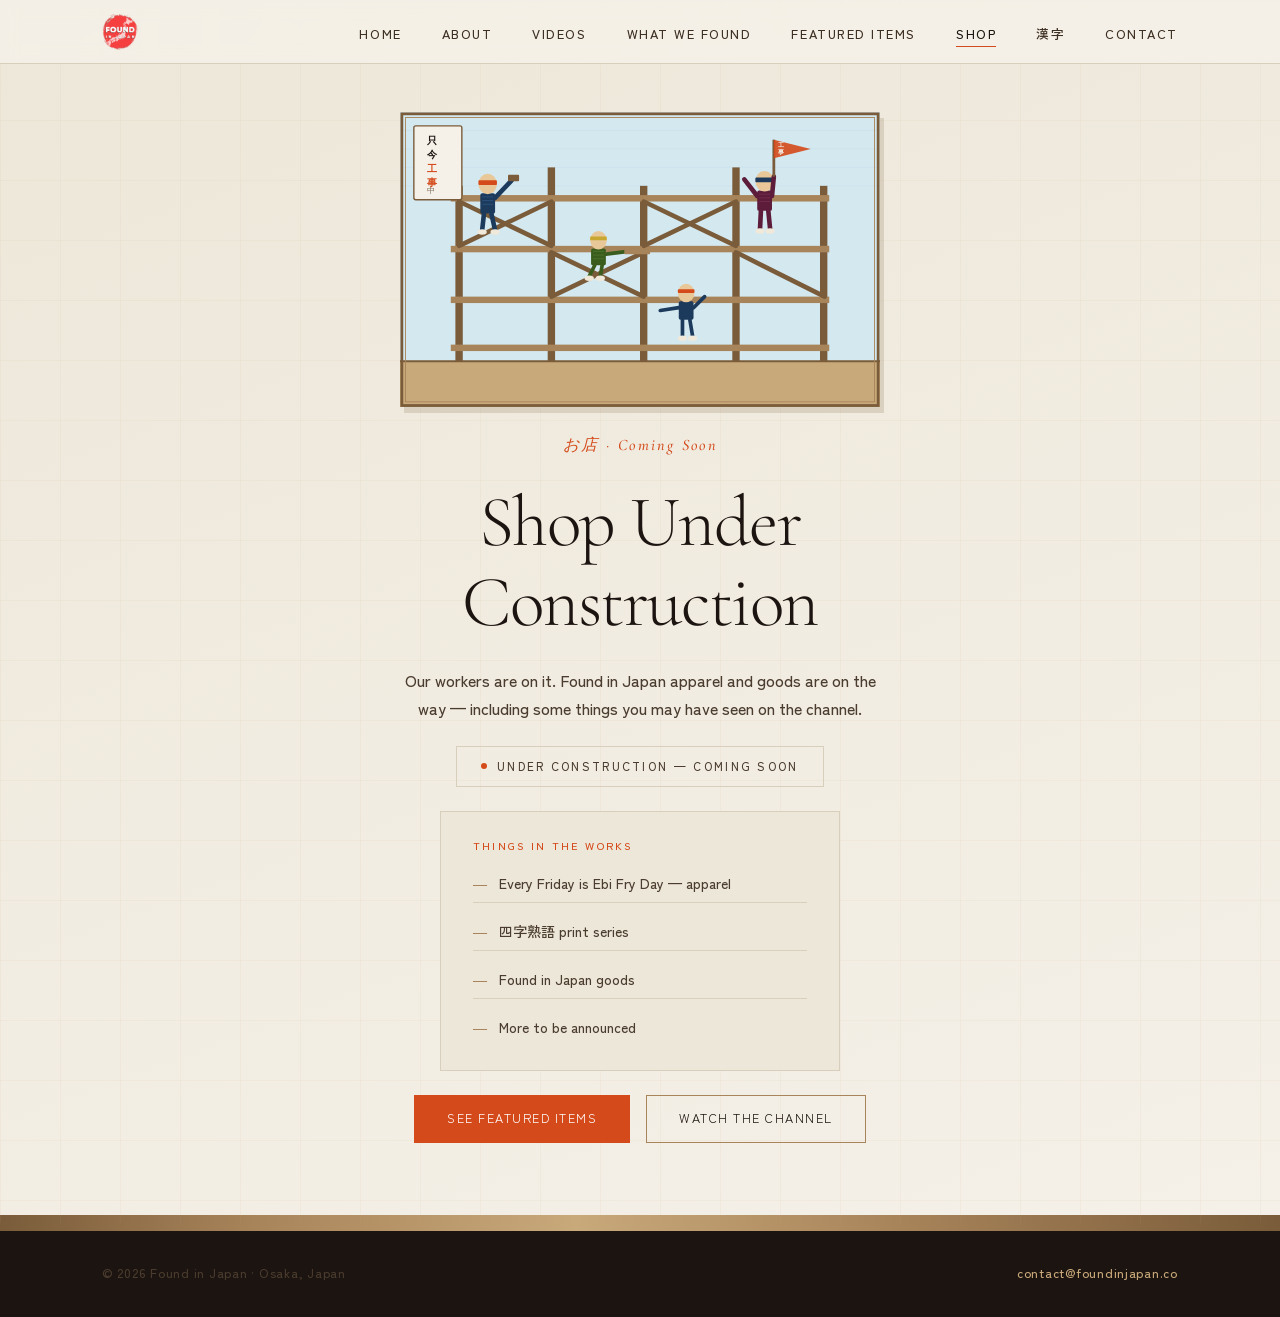
<file: foundinjapan-deploy-v3/shop.html>
<!DOCTYPE html>
<html lang="en">
<head>
  <meta charset="UTF-8" />
  <meta name="viewport" content="width=device-width, initial-scale=1.0" />
  <title>Shop — Found in Japan</title>
  <meta name="description" content="The Found in Japan shop is under construction. Coming soon — apparel and goods." />
  <link rel="stylesheet" href="style.css" />
  <link rel="preconnect" href="https://fonts.googleapis.com" />
  <link rel="preconnect" href="https://fonts.gstatic.com" crossorigin />
  <link href="https://fonts.googleapis.com/css2?family=Cormorant+Garamond:ital,wght@0,300;0,400;0,600;1,300;1,400&family=Zen+Kaku+Gothic+New:wght@300;400;500&display=swap" rel="stylesheet" />
  <style>
    /* Shop page specific */
    .shop-hero {
      min-height: 90vh;
      display: flex;
      align-items: center;
      justify-content: center;
      padding-top: var(--nav-h);
      background: linear-gradient(160deg, var(--shoji-cream) 0%, var(--shoji-white) 100%);
      position: relative;
      overflow: hidden;
      text-align: center;
    }

    .shop-hero-inner {
      position: relative;
      z-index: 2;
      max-width: 680px;
      margin: 0 auto;
      padding: 3rem 2rem 5rem;
      display: flex;
      flex-direction: column;
      align-items: center;
      gap: 1.5rem;
    }

    .shop-illustration {
      width: 100%;
      max-width: 520px;
      margin: 0 auto;
      filter: drop-shadow(4px 6px 0px rgba(122,92,58,0.18));
    }

    .shop-kicker {
      font-family: var(--font-display);
      font-style: italic;
      font-size: 1rem;
      color: var(--fij-orange);
      letter-spacing: 0.15em;
      opacity: 0;
      animation: fadeUp 0.8s ease 0.1s forwards;
    }

    .shop-title {
      font-family: var(--font-display);
      font-size: clamp(2.5rem, 6vw, 4.5rem);
      font-weight: 300;
      letter-spacing: -0.02em;
      line-height: 1.1;
      color: var(--ink);
      opacity: 0;
      animation: fadeUp 0.8s ease 0.25s forwards;
    }

    .shop-sub {
      font-size: 1rem;
      color: var(--ink-muted);
      line-height: 1.75;
      max-width: 480px;
      opacity: 0;
      animation: fadeUp 0.8s ease 0.4s forwards;
    }

    .shop-coming {
      display: inline-flex;
      align-items: center;
      gap: 0.6rem;
      border: 1px solid var(--shoji-shadow);
      padding: 0.6rem 1.5rem;
      font-size: 0.72rem;
      letter-spacing: 0.2em;
      text-transform: uppercase;
      color: var(--ink-muted);
      opacity: 0;
      animation: fadeUp 0.8s ease 0.55s forwards;
    }

    .shop-coming::before {
      content: '';
      width: 6px;
      height: 6px;
      border-radius: 50%;
      background: var(--fij-orange);
      animation: pulse 2s ease infinite;
    }

    @keyframes pulse {
      0%, 100% { opacity: 1; transform: scale(1); }
      50% { opacity: 0.4; transform: scale(0.7); }
    }

    .shop-preview {
      display: flex;
      flex-direction: column;
      gap: 0.6rem;
      border: 1px solid var(--shoji-shadow);
      padding: 1.5rem 2rem;
      background: var(--shoji-cream);
      text-align: left;
      max-width: 400px;
      width: 100%;
      opacity: 0;
      animation: fadeUp 0.8s ease 0.7s forwards;
    }

    .shop-preview-label {
      font-size: 0.68rem;
      letter-spacing: 0.2em;
      text-transform: uppercase;
      color: var(--fij-orange);
    }

    .shop-preview-item {
      display: flex;
      align-items: center;
      gap: 0.75rem;
      font-size: 0.88rem;
      color: var(--ink-muted);
      padding: 0.4rem 0;
      border-bottom: 1px solid var(--shoji-shadow);
    }

    .shop-preview-item:last-child { border-bottom: none; }

    .shop-preview-item::before {
      content: '―';
      color: var(--oak-mid);
      flex-shrink: 0;
    }

    .shop-actions {
      display: flex;
      gap: 1rem;
      flex-wrap: wrap;
      justify-content: center;
      opacity: 0;
      animation: fadeUp 0.8s ease 0.85s forwards;
    }

    @media (max-width: 480px) {
      .shop-actions { flex-direction: column; width: 100%; }
      .shop-actions .btn { width: 100%; }
    }
  </style>
</head>
<body>

  <nav class="nav">
    <div class="nav-inner">
      <a href="index.html" class="nav-logo">
        <img src="fij-logo.png" alt="Found in Japan" class="nav-logo-img" onerror="this.style.display='none'; this.nextElementSibling.style.display='block'"/>
        <span class="nav-logo-text" style="display:none">Found in Japan</span>
      </a>
      <ul class="nav-links">
        <li><a href="index.html">Home</a></li>
        <li><a href="about.html">About</a></li>
        <li><a href="videos.html">Videos</a></li>
        <li><a href="found.html">What We Found</a></li>
        <li><a href="featured.html">Featured Items</a></li>
        <li><a href="shop.html" class="active">Shop</a></li>
        <li><a href="kanji.html">漢字</a></li>
        <li><a href="contact.html">Contact</a></li>
      </ul>
      <button class="nav-toggle" aria-label="Menu">
        <span></span><span></span><span></span>
      </button>
    </div>
  </nav>

  <section class="shop-hero">
    <div class="shoji-overlay"></div>

    <!-- Ukiyo-e style construction illustration -->
    <div class="shop-hero-inner">

      <svg class="shop-illustration" viewBox="0 0 520 320" xmlns="http://www.w3.org/2000/svg" aria-label="Shop under construction illustration in ukiyo-e style">
        <!-- Sky background -->
        <rect width="520" height="320" fill="#d4e8f0"/>
        <!-- Woodblock hatching sky -->
        <line x1="0" y1="20" x2="520" y2="20" stroke="#b8d4e4" stroke-width="0.5" opacity="0.6"/>
        <line x1="0" y1="40" x2="520" y2="40" stroke="#b8d4e4" stroke-width="0.5" opacity="0.6"/>
        <line x1="0" y1="60" x2="520" y2="60" stroke="#b8d4e4" stroke-width="0.5" opacity="0.6"/>
        <line x1="0" y1="80" x2="520" y2="80" stroke="#b8d4e4" stroke-width="0.5" opacity="0.6"/>

        <!-- Ground -->
        <rect x="0" y="270" width="520" height="50" fill="#c8a97a"/>
        <line x1="0" y1="270" x2="520" y2="270" stroke="#7a5c3a" stroke-width="2"/>

        <!-- Scaffolding structure — vertical posts -->
        <rect x="60"  y="80" width="8" height="190" fill="#7a5c3a"/>
        <rect x="160" y="60" width="8" height="210" fill="#7a5c3a"/>
        <rect x="260" y="80" width="8" height="190" fill="#7a5c3a"/>
        <rect x="360" y="60" width="8" height="210" fill="#7a5c3a"/>
        <rect x="455" y="80" width="8" height="190" fill="#7a5c3a"/>

        <!-- Scaffolding — horizontal beams -->
        <rect x="55"  y="90"  width="410" height="7" fill="#a8845a"/>
        <rect x="55"  y="145" width="410" height="7" fill="#a8845a"/>
        <rect x="55"  y="200" width="410" height="7" fill="#a8845a"/>
        <rect x="55"  y="252" width="410" height="7" fill="#a8845a"/>

        <!-- Diagonal braces -->
        <line x1="64" y1="97"  x2="164" y2="145" stroke="#7a5c3a" stroke-width="5" stroke-linecap="round"/>
        <line x1="164" y1="97" x2="64"  y2="145" stroke="#7a5c3a" stroke-width="5" stroke-linecap="round"/>
        <line x1="264" y1="97" x2="364" y2="145" stroke="#7a5c3a" stroke-width="5" stroke-linecap="round"/>
        <line x1="364" y1="97" x2="264" y2="145" stroke="#7a5c3a" stroke-width="5" stroke-linecap="round"/>
        <line x1="164" y1="152" x2="264" y2="200" stroke="#7a5c3a" stroke-width="5" stroke-linecap="round"/>
        <line x1="264" y1="152" x2="164" y2="200" stroke="#7a5c3a" stroke-width="5" stroke-linecap="round"/>
        <line x1="364" y1="152" x2="460" y2="200" stroke="#7a5c3a" stroke-width="5" stroke-linecap="round"/>

        <!-- Worker 1 — on upper beam left, active pose -->
        <g transform="translate(95, 88)">
          <!-- Body -->
          <rect x="-8" y="0" width="16" height="22" rx="2" fill="#1c3a5c"/>
          <!-- Head -->
          <ellipse cx="0" cy="-10" rx="10" ry="11" fill="#e8c898"/>
          <!-- Hachimaki headband -->
          <rect x="-10" y="-14" width="20" height="5" rx="1" fill="#d44a1a"/>
          <!-- Arm raised with tool -->
          <line x1="8" y1="5" x2="26" y2="-14" stroke="#1c3a5c" stroke-width="5" stroke-linecap="round"/>
          <!-- Tool (hammer) -->
          <rect x="22" y="-20" width="12" height="7" rx="1" fill="#7a5c3a"/>
          <!-- Legs -->
          <line x1="-4" y1="22" x2="-6" y2="40" stroke="#1c3a5c" stroke-width="5" stroke-linecap="round"/>
          <line x1="4"  y1="22" x2="8"  y2="40" stroke="#1c3a5c" stroke-width="5" stroke-linecap="round"/>
          <!-- Tabi-style feet -->
          <ellipse cx="-6" cy="42" rx="5" ry="3" fill="#f0e8d8"/>
          <ellipse cx="8"  cy="42" rx="5" ry="3" fill="#f0e8d8"/>
          <!-- Pattern on jacket -->
          <line x1="-6" y1="4"  x2="6"  y2="4"  stroke="#3a6a9c" stroke-width="1" opacity="0.5"/>
          <line x1="-6" y1="8"  x2="6"  y2="8"  stroke="#3a6a9c" stroke-width="1" opacity="0.5"/>
          <line x1="-6" y1="12" x2="6"  y2="12" stroke="#3a6a9c" stroke-width="1" opacity="0.5"/>
        </g>

        <!-- Worker 2 — crouching on middle beam -->
        <g transform="translate(215, 148)">
          <rect x="-8" y="0" width="16" height="18" rx="2" fill="#3a5c1c"/>
          <ellipse cx="0" cy="-9" rx="9" ry="10" fill="#e8c898"/>
          <rect x="-9" y="-13" width="18" height="4" rx="1" fill="#c8a830"/>
          <!-- Arm forward with plank -->
          <line x1="8" y1="6" x2="32" y2="3" stroke="#3a5c1c" stroke-width="4" stroke-linecap="round"/>
          <rect x="28" y="0" width="28" height="6" rx="1" fill="#a8845a"/>
          <!-- Crouching legs -->
          <line x1="-4" y1="18" x2="-10" y2="30" stroke="#3a5c1c" stroke-width="4" stroke-linecap="round"/>
          <line x1="4"  y1="18" x2="2"   y2="30" stroke="#3a5c1c" stroke-width="4" stroke-linecap="round"/>
          <ellipse cx="-10" cy="32" rx="5" ry="3" fill="#f0e8d8"/>
          <ellipse cx="2"   cy="32" rx="5" ry="3" fill="#f0e8d8"/>
          <line x1="-6" y1="3" x2="6" y2="3" stroke="#5a8c3c" stroke-width="1" opacity="0.5"/>
          <line x1="-6" y1="7" x2="6" y2="7" stroke="#5a8c3c" stroke-width="1" opacity="0.5"/>
          <line x1="-6" y1="11" x2="6" y2="11" stroke="#5a8c3c" stroke-width="1" opacity="0.5"/>
        </g>

        <!-- Worker 3 — standing on right, holding banner -->
        <g transform="translate(395, 85)">
          <rect x="-8" y="0" width="16" height="22" rx="2" fill="#5c1c3a"/>
          <ellipse cx="0" cy="-10" rx="10" ry="11" fill="#e8c898"/>
          <rect x="-10" y="-14" width="20" height="5" rx="1" fill="#1c3a5c"/>
          <!-- Both arms up holding banner pole -->
          <line x1="-8" y1="6" x2="-22" y2="-12" stroke="#5c1c3a" stroke-width="5" stroke-linecap="round"/>
          <line x1="8"  y1="6" x2="10"  y2="-15" stroke="#5c1c3a" stroke-width="5" stroke-linecap="round"/>
          <!-- Banner pole -->
          <line x1="10" y1="-15" x2="10" y2="-55" stroke="#7a5c3a" stroke-width="3"/>
          <!-- Banner flag -->
          <polygon points="10,-55 50,-45 10,-35" fill="#d44a1a" opacity="0.9"/>
          <!-- Kanji on banner: 工事中 -->
          <text x="14" y="-47" font-size="7" fill="#f5f0e8" font-family="serif" font-weight="bold">工</text>
          <text x="14" y="-39" font-size="7" fill="#f5f0e8" font-family="serif" font-weight="bold">事</text>
          <!-- Legs -->
          <line x1="-4" y1="22" x2="-5" y2="42" stroke="#5c1c3a" stroke-width="5" stroke-linecap="round"/>
          <line x1="4"  y1="22" x2="6"  y2="42" stroke="#5c1c3a" stroke-width="5" stroke-linecap="round"/>
          <ellipse cx="-5" cy="44" rx="5" ry="3" fill="#f0e8d8"/>
          <ellipse cx="6"  cy="44" rx="5" ry="3" fill="#f0e8d8"/>
          <line x1="-6" y1="4"  x2="6" y2="4"  stroke="#8c3c5c" stroke-width="1" opacity="0.5"/>
          <line x1="-6" y1="8"  x2="6" y2="8"  stroke="#8c3c5c" stroke-width="1" opacity="0.5"/>
          <line x1="-6" y1="12" x2="6" y2="12" stroke="#8c3c5c" stroke-width="1" opacity="0.5"/>
        </g>

        <!-- Worker 4 — lower level, passing materials -->
        <g transform="translate(310, 205)">
          <rect x="-8" y="0" width="16" height="20" rx="2" fill="#1c3a5c"/>
          <ellipse cx="0" cy="-9" rx="9" ry="10" fill="#e8c898"/>
          <rect x="-9" y="-13" width="18" height="4" rx="1" fill="#d44a1a"/>
          <line x1="-8" y1="7" x2="-28" y2="10" stroke="#1c3a5c" stroke-width="4" stroke-linecap="round"/>
          <line x1="8"  y1="7" x2="20"  y2="-5" stroke="#1c3a5c" stroke-width="4" stroke-linecap="round"/>
          <line x1="-4" y1="20" x2="-4" y2="38" stroke="#1c3a5c" stroke-width="4" stroke-linecap="round"/>
          <line x1="4"  y1="20" x2="7"  y2="38" stroke="#1c3a5c" stroke-width="4" stroke-linecap="round"/>
          <ellipse cx="-4" cy="40" rx="5" ry="3" fill="#f0e8d8"/>
          <ellipse cx="7"  cy="40" rx="5" ry="3" fill="#f0e8d8"/>
        </g>

        <!-- Woodblock print border -->
        <rect x="2" y="2" width="516" height="316" fill="none" stroke="#7a5c3a" stroke-width="3"/>
        <rect x="6" y="6" width="508" height="308" fill="none" stroke="#a8845a" stroke-width="1"/>

        <!-- Title cartouche top-left -->
        <rect x="15" y="15" width="52" height="80" rx="2" fill="#f5f0e8" stroke="#7a5c3a" stroke-width="1.5"/>
        <text x="29" y="35"  font-size="11" fill="#1c1410" font-family="serif" font-weight="bold">只</text>
        <text x="29" y="50"  font-size="11" fill="#1c1410" font-family="serif" font-weight="bold">今</text>
        <text x="29" y="65"  font-size="11" fill="#d44a1a" font-family="serif" font-weight="bold">工</text>
        <text x="29" y="80"  font-size="11" fill="#d44a1a" font-family="serif" font-weight="bold">事</text>
        <text x="29" y="88"  font-size="9"  fill="#7a6a58" font-family="serif">中</text>
      </svg>

      <p class="shop-kicker">お店 · Coming Soon</p>
      <h1 class="shop-title">Shop Under<br/>Construction</h1>
      <p class="shop-sub">Our workers are on it. Found in Japan apparel and goods are on the way — including some things you may have seen on the channel.</p>

      <div class="shop-coming">Under Construction — Coming Soon</div>

      <div class="shop-preview">
        <span class="shop-preview-label">Things in the works</span>
        <div class="shop-preview-item">Every Friday is Ebi Fry Day — apparel</div>
        <div class="shop-preview-item">四字熟語 print series</div>
        <div class="shop-preview-item">Found in Japan goods</div>
        <div class="shop-preview-item">More to be announced</div>
      </div>

      <div class="shop-actions">
        <a href="featured.html" class="btn btn-primary">See Featured Items</a>
        <a href="https://youtube.com/foundinjapan" target="_blank" class="btn btn-ghost">Watch the Channel</a>
      </div>
    </div>

    <div class="hero-wood-bar"></div>
  </section>

  <footer class="footer">
    <div class="container">
      <div class="footer-inner">
        <p class="footer-copy">© 2026 Found in Japan · Osaka, Japan</p>
        <a href="contact.html" class="footer-contact">contact@foundinjapan.co</a>
      </div>
    </div>
  </footer>

  <script src="main.js"></script>
</body>
</html>
</file>
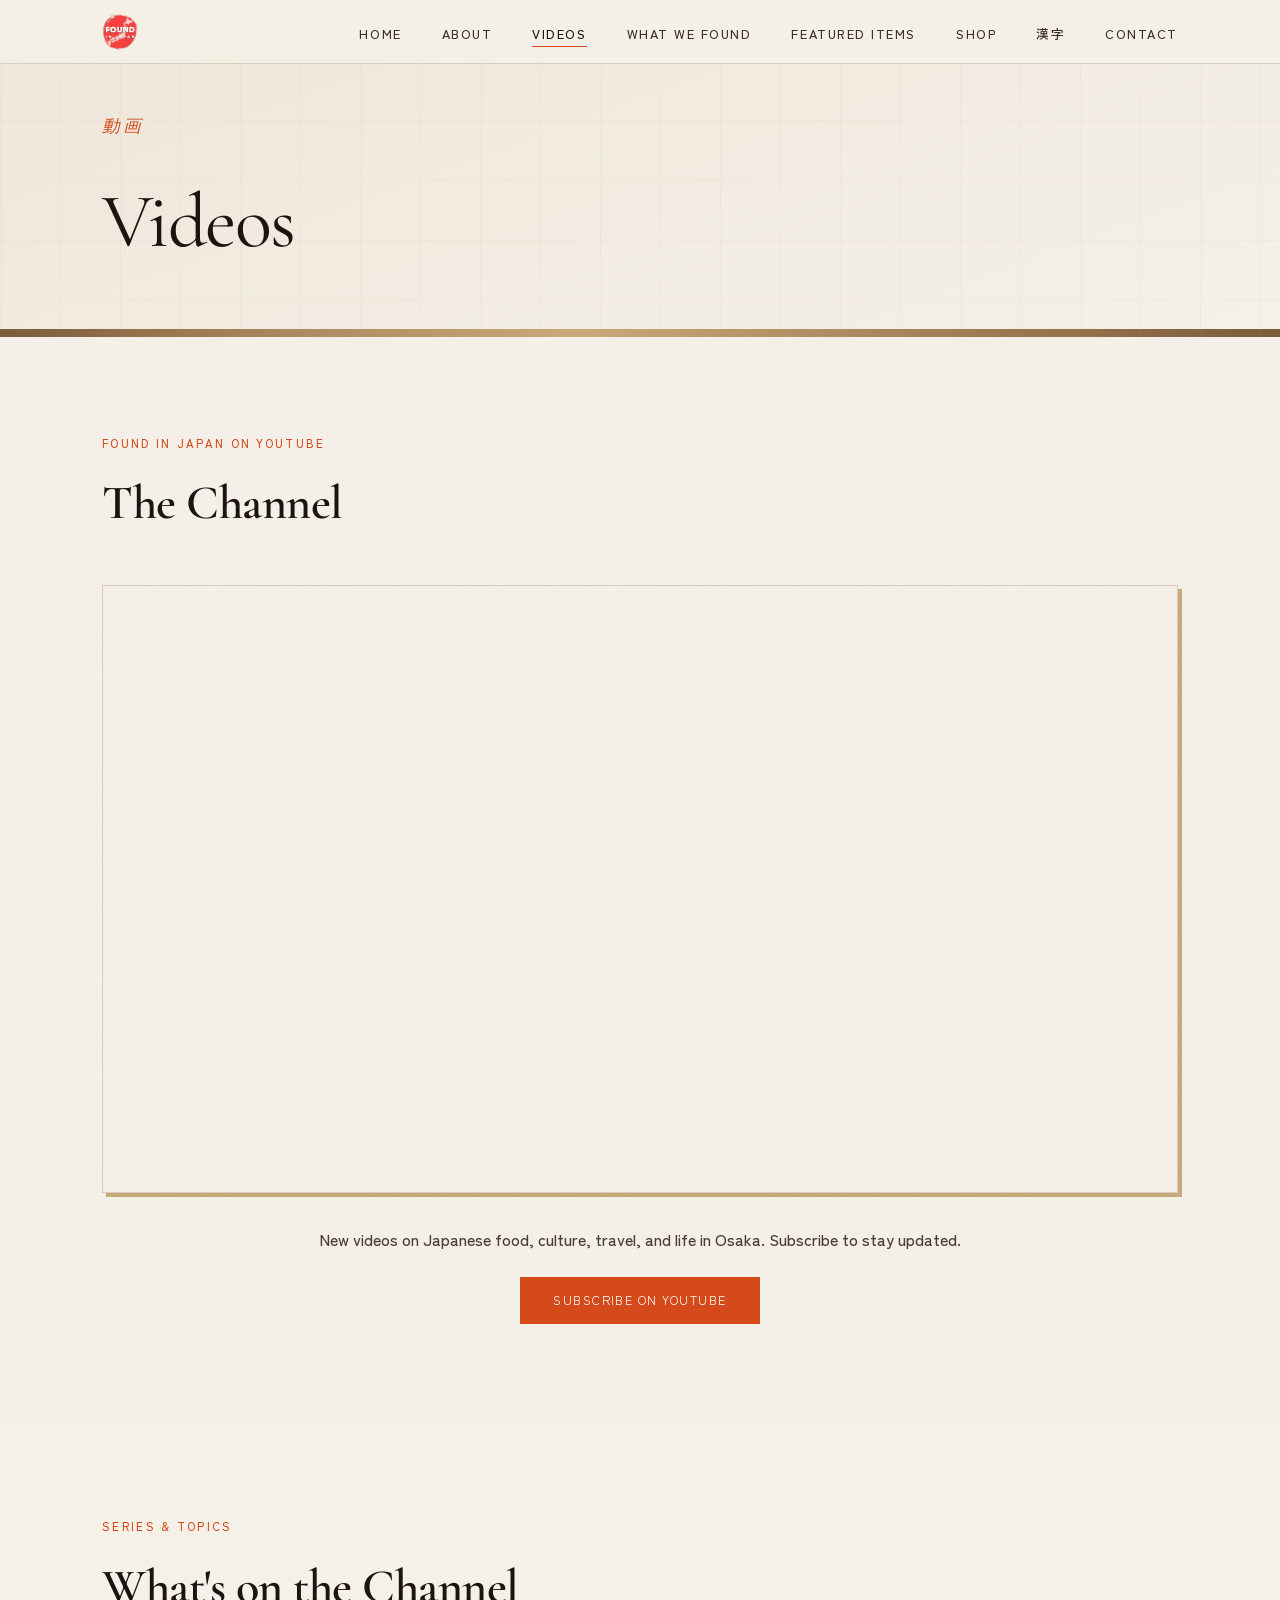
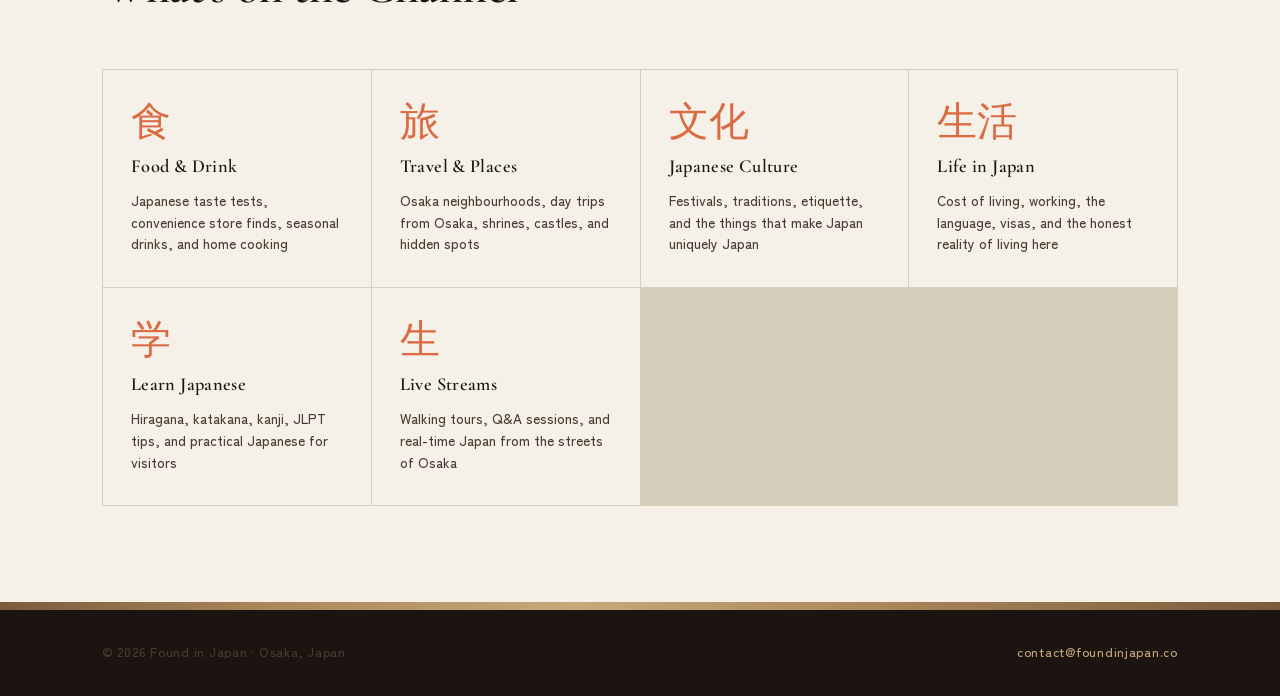
<file: foundinjapan-deploy-v3/videos.html>
<!DOCTYPE html>
<html lang="en">
<head>
  <meta charset="UTF-8" />
  <meta name="viewport" content="width=device-width, initial-scale=1.0" />
  <title>Videos — Found in Japan</title>
  <meta name="description" content="Watch Found in Japan videos — Japanese food, culture, travel, and daily life in Osaka from an American who has lived there for 18 years." />
  <link rel="stylesheet" href="style.css" />
  <link rel="preconnect" href="https://fonts.googleapis.com" />
  <link rel="preconnect" href="https://fonts.gstatic.com" crossorigin />
  <link href="https://fonts.googleapis.com/css2?family=Cormorant+Garamond:ital,wght@0,300;0,400;0,600;1,300;1,400&family=Zen+Kaku+Gothic+New:wght@300;400;500&display=swap" rel="stylesheet" />
</head>
<body>

  <nav class="nav">
    <div class="nav-inner">
      <a href="index.html" class="nav-logo">
        <img src="fij-logo.png" alt="Found in Japan" class="nav-logo-img" onerror="this.style.display='none'; this.nextElementSibling.style.display='block'"/>
        <span class="nav-logo-text" style="display:none">Found in Japan</span>
      </a>
      <ul class="nav-links">
        <li><a href="index.html">Home</a></li>
        <li><a href="about.html">About</a></li>
        <li><a href="videos.html" class="active">Videos</a></li>
        <li><a href="found.html">What We Found</a></li>
        <li><a href="featured.html">Featured Items</a></li>
        <li><a href="shop.html">Shop</a></li>
        <li><a href="kanji.html">漢字</a></li>
        <li><a href="contact.html">Contact</a></li>
      </ul>
      <button class="nav-toggle" aria-label="Menu">
        <span></span><span></span><span></span>
      </button>
    </div>
  </nav>

  <section class="page-hero">
    <div class="shoji-overlay"></div>
    <div class="container">
      <p class="hero-kicker">動画</p>
      <h1 class="page-title">Videos</h1>
    </div>
    <div class="hero-wood-bar"></div>
  </section>

  <!-- Channel embed -->
  <section class="section">
    <div class="container">
      <div class="section-label">Found in Japan on YouTube</div>
      <h2 class="section-title">The Channel</h2>
      <div class="channel-embed-wrap">
        <iframe
          src="https://www.youtube.com/embed/videoseries?list=UUFCkjeLCG3_asds4zHCjolg"
          title="Found in Japan YouTube channel"
          frameborder="0"
          allow="accelerometer; autoplay; clipboard-write; encrypted-media; gyroscope; picture-in-picture"
          allowfullscreen>
        </iframe>
      </div>
      <div class="channel-cta">
        <p>New videos on Japanese food, culture, travel, and life in Osaka. Subscribe to stay updated.</p>
        <a href="https://youtube.com/foundinjapan?sub_confirmation=1" target="_blank" class="btn btn-primary">Subscribe on YouTube</a>
      </div>
    </div>
  </section>

  <!-- Series -->
  <section class="section topics">
    <div class="container">
      <div class="section-label">Series & Topics</div>
      <h2 class="section-title">What's on the Channel</h2>
      <div class="topics-grid">
        <a href="https://youtube.com/foundinjapan" target="_blank" class="topic-card">
          <span class="topic-kanji">食</span>
          <span class="topic-en">Food & Drink</span>
          <span class="topic-desc">Japanese taste tests, convenience store finds, seasonal drinks, and home cooking</span>
        </a>
        <a href="https://youtube.com/foundinjapan" target="_blank" class="topic-card">
          <span class="topic-kanji">旅</span>
          <span class="topic-en">Travel & Places</span>
          <span class="topic-desc">Osaka neighbourhoods, day trips from Osaka, shrines, castles, and hidden spots</span>
        </a>
        <a href="https://youtube.com/foundinjapan" target="_blank" class="topic-card">
          <span class="topic-kanji">文化</span>
          <span class="topic-en">Japanese Culture</span>
          <span class="topic-desc">Festivals, traditions, etiquette, and the things that make Japan uniquely Japan</span>
        </a>
        <a href="https://youtube.com/foundinjapan" target="_blank" class="topic-card">
          <span class="topic-kanji">生活</span>
          <span class="topic-en">Life in Japan</span>
          <span class="topic-desc">Cost of living, working, the language, visas, and the honest reality of living here</span>
        </a>
        <a href="https://youtube.com/foundinjapan" target="_blank" class="topic-card">
          <span class="topic-kanji">学</span>
          <span class="topic-en">Learn Japanese</span>
          <span class="topic-desc">Hiragana, katakana, kanji, JLPT tips, and practical Japanese for visitors</span>
        </a>
        <a href="https://youtube.com/foundinjapan" target="_blank" class="topic-card">
          <span class="topic-kanji">生</span>
          <span class="topic-en">Live Streams</span>
          <span class="topic-desc">Walking tours, Q&A sessions, and real-time Japan from the streets of Osaka</span>
        </a>
      </div>
    </div>
  </section>

  <footer class="footer">
    <div class="container">
      <div class="footer-inner">
        <p class="footer-copy">© 2026 Found in Japan · Osaka, Japan</p>
        <a href="contact.html" class="footer-contact">contact@foundinjapan.co</a>
      </div>
    </div>
  </footer>

  <script src="main.js"></script>
</body>
</html>
</file>
<file: foundinjapan-deploy-v3/style.css>
/* =============================================
   FOUND IN JAPAN — STYLESHEET
   Aesthetic: Shoji paper, white oak, warm off-white
   Accent: FIJ orange/red
   ============================================= */

:root {
  /* Core palette */
  --shoji-white:   #f5f0e8;       /* warm off-white, shoji paper */
  --shoji-cream:   #ede7d9;       /* slightly deeper cream */
  --shoji-shadow:  #d8cebc;       /* shadow/border on paper */
  --oak-light:     #c8a97a;       /* white oak, lighter grain */
  --oak-mid:       #a8845a;       /* white oak, mid tone */
  --oak-dark:      #7a5c3a;       /* white oak, dark grain */
  --ink:           #1c1410;       /* warm near-black, like sumi ink */
  --ink-light:     #3d2f22;       /* slightly lighter ink */
  --ink-muted:     #4a3c2e;       /* muted text */

  /* FIJ accent (used sparingly) */
  --fij-orange:    #d44a1a;       /* Found in Japan orange */
  --fij-red:       #b03010;       /* Found in Japan deep red */
  --fij-warm:      #e8622a;       /* lighter accent */

  /* Spacing */
  --nav-h: 64px;
  --max-w: 1140px;
  --section-gap: 6rem;

  /* Typography */
  --font-display: 'Cormorant Garamond', Georgia, serif;
  --font-body:    'Zen Kaku Gothic New', 'Hiragino Kaku Gothic ProN', sans-serif;
}

/* =============================================
   RESET & BASE
   ============================================= */

*, *::before, *::after { box-sizing: border-box; margin: 0; padding: 0; }

html { scroll-behavior: smooth; }

body {
  background-color: var(--shoji-white);
  color: var(--ink);
  font-family: var(--font-body);
  font-weight: 500;
  font-size: 16px;
  line-height: 1.75;
  /* Subtle paper grain texture */
  background-image:
    url("data:image/svg+xml,%3Csvg xmlns='http://www.w3.org/2000/svg' width='400' height='400'%3E%3Cfilter id='noise'%3E%3CfeTurbulence type='fractalNoise' baseFrequency='0.9' numOctaves='4' stitchTiles='stitch'/%3E%3CfeColorMatrix type='saturate' values='0'/%3E%3C/filter%3E%3Crect width='400' height='400' filter='url(%23noise)' opacity='0.035'/%3E%3C/svg%3E");
}

img { max-width: 100%; display: block; }
a { color: inherit; text-decoration: none; }

/* =============================================
   NAVIGATION
   ============================================= */

.nav {
  position: fixed;
  top: 0; left: 0; right: 0;
  height: var(--nav-h);
  z-index: 100;
  background: rgba(245, 240, 232, 0.92);
  backdrop-filter: blur(8px);
  border-bottom: 1px solid var(--shoji-shadow);
}

.nav-inner {
  max-width: var(--max-w);
  margin: 0 auto;
  padding: 0 2rem;
  height: 100%;
  display: flex;
  align-items: center;
  justify-content: space-between;
}

.nav-logo {
  display: flex;
  align-items: center;
  gap: 0.5rem;
}

.nav-logo-img {
  height: 36px;
  width: auto;
}

.nav-logo-text {
  font-family: var(--font-display);
  font-size: 1.25rem;
  font-weight: 600;
  color: var(--ink);
  letter-spacing: 0.02em;
}

.nav-links {
  display: flex;
  list-style: none;
  gap: 2.5rem;
}

.nav-links a {
  font-family: var(--font-body);
  font-size: 0.8rem;
  font-weight: 500;
  letter-spacing: 0.12em;
  text-transform: uppercase;
  color: var(--ink-light);
  transition: color 0.2s;
  position: relative;
}

.nav-links a::after {
  content: '';
  position: absolute;
  bottom: -4px; left: 0; right: 0;
  height: 1px;
  background: var(--fij-orange);
  transform: scaleX(0);
  transition: transform 0.25s ease;
}

.nav-links a:hover,
.nav-links a.active {
  color: var(--ink);
}

.nav-links a:hover::after,
.nav-links a.active::after {
  transform: scaleX(1);
}

.nav-toggle {
  display: none;
  flex-direction: column;
  gap: 5px;
  background: none;
  border: none;
  cursor: pointer;
  padding: 4px;
}

.nav-toggle span {
  display: block;
  width: 22px;
  height: 1.5px;
  background: var(--ink);
  transition: all 0.3s;
}

/* =============================================
   SHOJI OVERLAY (hero texture)
   ============================================= */

.shoji-overlay {
  position: absolute;
  inset: 0;
  pointer-events: none;
  /* Shoji grid pattern */
  background-image:
    linear-gradient(rgba(200,169,122,0.08) 1px, transparent 1px),
    linear-gradient(90deg, rgba(200,169,122,0.08) 1px, transparent 1px);
  background-size: 60px 60px;
  z-index: 1;
}

/* =============================================
   HERO
   ============================================= */

.hero {
  position: relative;
  min-height: 85vh;
  display: flex;
  align-items: center;
  padding-top: var(--nav-h);
  overflow: hidden;
  background: linear-gradient(160deg, var(--shoji-cream) 0%, var(--shoji-white) 60%);
}

.hero-inner {
  position: relative;
  z-index: 2;
  max-width: var(--max-w);
  margin: 0 auto;
  padding: 4rem 2rem 6rem;
}

.hero-wood-bar {
  position: absolute;
  bottom: 0; left: 0; right: 0;
  height: 8px;
  background: linear-gradient(90deg,
    var(--oak-dark) 0%,
    var(--oak-mid) 20%,
    var(--oak-light) 45%,
    var(--oak-mid) 70%,
    var(--oak-dark) 100%
  );
  /* Wood grain lines */
  background-image:
    linear-gradient(90deg,
      var(--oak-dark) 0%,
      var(--oak-mid) 20%,
      var(--oak-light) 45%,
      var(--oak-mid) 70%,
      var(--oak-dark) 100%
    ),
    repeating-linear-gradient(
      90deg,
      transparent,
      transparent 30px,
      rgba(255,255,255,0.06) 30px,
      rgba(255,255,255,0.06) 31px
    );
}

.hero-kicker {
  font-family: var(--font-display);
  font-style: italic;
  font-size: 1.1rem;
  color: var(--fij-orange);
  letter-spacing: 0.15em;
  margin-bottom: 0.75rem;
  opacity: 0;
  animation: fadeUp 0.8s ease 0.1s forwards;
}

.hero-title {
  font-family: var(--font-display);
  font-size: clamp(3.5rem, 8vw, 7rem);
  font-weight: 600;
  line-height: 1.0;
  letter-spacing: -0.02em;
  color: var(--ink);
  margin-bottom: 1.5rem;
  opacity: 0;
  animation: fadeUp 0.8s ease 0.25s forwards;
}

.hero-sub {
  font-size: 1.1rem;
  font-weight: 500;
  color: var(--ink-muted);
  max-width: 520px;
  line-height: 1.7;
  margin-bottom: 2.5rem;
  opacity: 0;
  animation: fadeUp 0.8s ease 0.4s forwards;
}

.hero-actions {
  display: flex;
  gap: 1rem;
  flex-wrap: wrap;
  opacity: 0;
  animation: fadeUp 0.8s ease 0.55s forwards;
}

/* =============================================
   PAGE HERO (inner pages)
   ============================================= */

.page-hero {
  position: relative;
  padding: calc(var(--nav-h) + 3rem) 0 3rem;
  background: linear-gradient(160deg, var(--shoji-cream) 0%, var(--shoji-white) 100%);
  overflow: hidden;
}

.page-title {
  font-family: var(--font-display);
  font-size: clamp(2.5rem, 6vw, 5rem);
  font-weight: 400;
  letter-spacing: -0.02em;
  position: relative;
  z-index: 2;
}

/* =============================================
   BUTTONS
   ============================================= */

.btn {
  display: inline-flex;
  align-items: center;
  gap: 0.5rem;
  padding: 0.75rem 2rem;
  font-family: var(--font-body);
  font-size: 0.78rem;
  font-weight: 400;
  letter-spacing: 0.12em;
  text-transform: uppercase;
  border: 1px solid transparent;
  cursor: pointer;
  transition: all 0.25s ease;
  text-decoration: none;
}

.btn-primary {
  background: var(--fij-orange);
  color: #fff;
  border-color: var(--fij-orange);
}

.btn-primary:hover {
  background: var(--fij-red);
  border-color: var(--fij-red);
  transform: translateY(-1px);
}

.btn-ghost {
  background: transparent;
  color: var(--ink);
  border-color: var(--oak-mid);
}

.btn-ghost:hover {
  background: var(--shoji-cream);
  border-color: var(--ink);
}

.btn-full { width: 100%; justify-content: center; }

/* =============================================
   SECTIONS
   ============================================= */

.section {
  padding: var(--section-gap) 0;
}

.container {
  max-width: var(--max-w);
  margin: 0 auto;
  padding: 0 2rem;
}

.section-label {
  font-size: 0.72rem;
  font-weight: 500;
  letter-spacing: 0.2em;
  text-transform: uppercase;
  color: var(--fij-orange);
  margin-bottom: 0.5rem;
}

.section-title {
  font-family: var(--font-display);
  font-size: clamp(1.8rem, 4vw, 3rem);
  font-weight: 600;
  letter-spacing: -0.01em;
  color: var(--ink);
  margin-bottom: 2.5rem;
}

/* =============================================
   FEATURED VIDEO
   ============================================= */

.featured {
  background: var(--shoji-cream);
  border-top: 1px solid var(--shoji-shadow);
  border-bottom: 1px solid var(--shoji-shadow);
}

.featured-embed {
  display: grid;
  grid-template-columns: 1fr 340px;
  gap: 3rem;
  align-items: center;
}

.embed-wrap {
  position: relative;
  padding-bottom: 56.25%;
  border: 1px solid var(--shoji-shadow);
  box-shadow: 4px 4px 0 var(--oak-light);
}

.embed-wrap iframe {
  position: absolute;
  inset: 0;
  width: 100%;
  height: 100%;
}

.channel-embed-wrap {
  position: relative;
  padding-bottom: 56.25%;
  border: 1px solid var(--shoji-shadow);
  box-shadow: 4px 4px 0 var(--oak-light);
  margin-bottom: 2rem;
}

.channel-embed-wrap iframe {
  position: absolute;
  inset: 0;
  width: 100%;
  height: 100%;
}

.channel-cta {
  text-align: center;
}

.channel-cta p {
  color: var(--ink-muted);
  margin-bottom: 1.5rem;
}

.featured-desc {
  color: var(--ink-muted);
  font-size: 0.95rem;
  margin-bottom: 2rem;
  line-height: 1.8;
}

/* =============================================
   TOPICS GRID
   ============================================= */

.topics {
  background: var(--shoji-white);
}

.topics-grid {
  display: grid;
  grid-template-columns: repeat(auto-fill, minmax(240px, 1fr));
  gap: 1px;
  background: var(--shoji-shadow);
  border: 1px solid var(--shoji-shadow);
}

.topic-card {
  display: flex;
  flex-direction: column;
  gap: 0.5rem;
  padding: 2rem 1.75rem;
  background: var(--shoji-white);
  text-decoration: none;
  transition: background 0.2s;
  cursor: pointer;
}

.topic-card:hover {
  background: var(--shoji-cream);
}

.topic-kanji {
  font-family: var(--font-display);
  font-size: 2.5rem;
  font-weight: 400;
  color: var(--fij-orange);
  line-height: 1;
  opacity: 0.8;
}

.topic-en {
  font-family: var(--font-display);
  font-size: 1.15rem;
  font-weight: 600;
  color: var(--ink);
  letter-spacing: 0.02em;
}

.topic-desc {
  font-size: 0.85rem;
  color: var(--ink-muted);
  line-height: 1.6;
}

/* =============================================
   SOCIAL STRIP
   ============================================= */

.social-strip {
  background: var(--ink);
}

.social-strip .section-label {
  color: var(--oak-light);
}

.social-strip .section-title {
  color: var(--shoji-white);
}

.social-links {
  display: grid;
  grid-template-columns: repeat(auto-fill, minmax(220px, 1fr));
  gap: 1px;
  background: rgba(255,255,255,0.08);
  border: 1px solid rgba(255,255,255,0.08);
}

.social-link {
  display: flex;
  flex-direction: column;
  gap: 0.35rem;
  padding: 1.75rem;
  background: var(--ink);
  transition: background 0.2s;
}

.social-link:hover {
  background: var(--ink-light);
}

.social-icon {
  font-size: 1.2rem;
  color: var(--fij-orange);
  line-height: 1;
}

.social-name {
  font-family: var(--font-display);
  font-size: 1.1rem;
  font-weight: 600;
  color: var(--shoji-white);
}

.social-handle {
  font-size: 0.78rem;
  color: var(--ink-muted);
  letter-spacing: 0.04em;
}

/* =============================================
   ABOUT PAGE
   ============================================= */

.about-section {
  background: var(--shoji-white);
}

.about-grid {
  display: grid;
  grid-template-columns: 320px 1fr;
  gap: 5rem;
  align-items: start;
}

.about-img-frame {
  border: 1px solid var(--shoji-shadow);
  box-shadow: 6px 6px 0 var(--oak-light);
  aspect-ratio: 3/4;
  overflow: hidden;
}

.about-img-placeholder {
  width: 100%;
  height: 100%;
  background: linear-gradient(160deg, var(--shoji-cream), var(--shoji-shadow));
  display: flex;
  flex-direction: column;
  align-items: center;
  justify-content: center;
  gap: 0.5rem;
  font-family: var(--font-display);
  font-size: 1.5rem;
  color: var(--ink-muted);
}

.about-img-sub {
  font-size: 0.85rem;
  letter-spacing: 0.1em;
  text-transform: uppercase;
}

.about-stats {
  display: flex;
  align-items: center;
  margin-top: 1.5rem;
  border: 1px solid var(--shoji-shadow);
}

.stat {
  flex: 1;
  padding: 1rem;
  text-align: center;
  display: flex;
  flex-direction: column;
  gap: 0.2rem;
}

.stat-num {
  font-family: var(--font-display);
  font-size: 1.6rem;
  font-weight: 600;
  color: var(--fij-orange);
  line-height: 1;
}

.stat-label {
  font-size: 0.7rem;
  letter-spacing: 0.08em;
  text-transform: uppercase;
  color: var(--ink-muted);
}

.stat-divider {
  width: 1px;
  height: 40px;
  background: var(--shoji-shadow);
}

.about-heading {
  font-family: var(--font-display);
  font-size: 1.8rem;
  font-weight: 400;
  letter-spacing: -0.01em;
  color: var(--ink);
  margin-bottom: 1rem;
  padding-bottom: 0.5rem;
  border-bottom: 1px solid var(--shoji-shadow);
}

.about-text-col p {
  color: var(--ink-muted);
  margin-bottom: 1.25rem;
  font-size: 0.97rem;
}

.about-actions {
  display: flex;
  gap: 1rem;
  flex-wrap: wrap;
  margin-top: 2rem;
}

/* =============================================
   CONTACT PAGE
   ============================================= */

.contact-grid {
  display: grid;
  grid-template-columns: 1fr 1fr;
  gap: 5rem;
  align-items: start;
}

.contact-info p {
  color: var(--ink-muted);
  margin-bottom: 1.25rem;
  font-size: 0.97rem;
}

.contact-methods {
  margin: 2rem 0;
  display: flex;
  flex-direction: column;
  gap: 0;
  border: 1px solid var(--shoji-shadow);
}

.contact-method {
  display: flex;
  justify-content: space-between;
  align-items: center;
  padding: 0.9rem 1.25rem;
  border-bottom: 1px solid var(--shoji-shadow);
  gap: 1rem;
}

.contact-method:last-child {
  border-bottom: none;
}

.contact-method-label {
  font-size: 0.72rem;
  letter-spacing: 0.15em;
  text-transform: uppercase;
  color: var(--ink-muted);
  min-width: 80px;
}

.contact-method-value {
  font-size: 0.85rem;
  color: var(--fij-orange);
  transition: color 0.2s;
}

.contact-method-value:hover {
  color: var(--fij-red);
}

.contact-note {
  background: var(--shoji-cream);
  border-left: 3px solid var(--fij-orange);
  padding: 1rem 1.25rem;
  font-size: 0.85rem;
  color: var(--ink-muted);
}

.contact-note strong {
  color: var(--ink);
}

/* Form */
.contact-form {
  display: flex;
  flex-direction: column;
  gap: 1.25rem;
}

.form-group {
  display: flex;
  flex-direction: column;
  gap: 0.4rem;
}

.form-group label {
  font-size: 0.72rem;
  letter-spacing: 0.15em;
  text-transform: uppercase;
  color: var(--ink-muted);
}

.form-group input,
.form-group select,
.form-group textarea {
  background: var(--shoji-cream);
  border: 1px solid var(--shoji-shadow);
  padding: 0.75rem 1rem;
  font-family: var(--font-body);
  font-size: 0.9rem;
  color: var(--ink);
  outline: none;
  transition: border-color 0.2s;
  appearance: none;
  border-radius: 0;
}

.form-group input:focus,
.form-group select:focus,
.form-group textarea:focus {
  border-color: var(--fij-orange);
}

.form-group textarea {
  resize: vertical;
  min-height: 120px;
}

.form-note {
  font-size: 0.75rem;
  color: var(--ink-muted);
  text-align: center;
  margin-top: -0.5rem;
}

/* =============================================
   WHAT WE FOUND PAGE
   ============================================= */

.page-hero-sub {
  font-size: 0.95rem;
  color: var(--ink-muted);
  margin-top: 0.75rem;
  max-width: 520px;
  position: relative;
  z-index: 2;
}

/* Filter bar */
.filter-bar {
  position: sticky;
  top: var(--nav-h);
  z-index: 50;
  background: rgba(245, 240, 232, 0.95);
  backdrop-filter: blur(6px);
  border-bottom: 1px solid var(--shoji-shadow);
  padding: 0.85rem 0;
}

.filter-inner {
  display: flex;
  gap: 0.5rem;
  flex-wrap: wrap;
  align-items: center;
}

.filter-btn {
  background: transparent;
  border: 1px solid var(--shoji-shadow);
  padding: 0.4rem 1rem;
  font-family: var(--font-body);
  font-size: 0.72rem;
  font-weight: 400;
  letter-spacing: 0.12em;
  text-transform: uppercase;
  color: var(--ink-muted);
  cursor: pointer;
  transition: all 0.2s;
  border-radius: 0;
}

.filter-btn:hover {
  border-color: var(--ink-muted);
  color: var(--ink);
}

.filter-btn.active {
  background: var(--fij-orange);
  border-color: var(--fij-orange);
  color: #fff;
}

/* Found section */
.found-section {
  background: var(--shoji-white);
  padding-top: 3rem;
}

/* Cards grid */
.found-grid {
  display: grid;
  grid-template-columns: repeat(auto-fill, minmax(300px, 1fr));
  gap: 2rem;
}

.found-card {
  display: flex;
  flex-direction: column;
  background: var(--shoji-cream);
  border: 1px solid var(--shoji-shadow);
  box-shadow: 3px 3px 0 var(--shoji-shadow);
  transition: opacity 0.25s ease, transform 0.25s ease, box-shadow 0.2s ease;
  overflow: hidden;
}

.found-card:hover {
  box-shadow: 5px 5px 0 var(--oak-light);
  transform: translateY(-2px);
}

.found-card-img {
  position: relative;
  aspect-ratio: 4/3;
  overflow: hidden;
  background: var(--shoji-shadow);
}

.found-card-img img {
  width: 100%;
  height: 100%;
  object-fit: cover;
  transition: transform 0.4s ease;
}

.found-card:hover .found-card-img img {
  transform: scale(1.03);
}

.found-card-tag {
  position: absolute;
  top: 0.75rem;
  left: 0.75rem;
  background: var(--ink);
  color: var(--shoji-white);
  font-size: 0.65rem;
  letter-spacing: 0.15em;
  text-transform: uppercase;
  padding: 0.25rem 0.6rem;
}

.found-card-body {
  padding: 1.25rem 1.5rem 1.5rem;
  display: flex;
  flex-direction: column;
  gap: 0.6rem;
  flex: 1;
}

.found-card-meta {
  display: flex;
  justify-content: space-between;
  align-items: center;
}

.found-card-location {
  font-size: 0.72rem;
  letter-spacing: 0.12em;
  text-transform: uppercase;
  color: var(--fij-orange);
}

.found-card-date {
  font-size: 0.72rem;
  color: var(--ink-muted);
  letter-spacing: 0.06em;
}

.found-card-name {
  font-family: var(--font-display);
  font-size: 1.35rem;
  font-weight: 600;
  color: var(--ink);
  line-height: 1.2;
  letter-spacing: 0.01em;
}

.found-card-note {
  font-size: 0.85rem;
  color: var(--ink-muted);
  line-height: 1.7;
  flex: 1;
}

.found-card-links {
  display: flex;
  gap: 0.75rem;
  margin-top: 0.5rem;
  flex-wrap: wrap;
}

.found-link {
  display: inline-flex;
  align-items: center;
  gap: 0.35rem;
  font-size: 0.72rem;
  letter-spacing: 0.1em;
  text-transform: uppercase;
  padding: 0.4rem 0.85rem;
  border: 1px solid;
  transition: all 0.2s;
}

.found-link-map {
  color: var(--ink-muted);
  border-color: var(--shoji-shadow);
}

.found-link-map:hover {
  color: var(--ink);
  border-color: var(--ink-muted);
  background: var(--shoji-white);
}

.found-link-video {
  color: #fff;
  background: var(--fij-orange);
  border-color: var(--fij-orange);
}

.found-link-video:hover {
  background: var(--fij-red);
  border-color: var(--fij-red);
}

/* Empty state */
.found-empty {
  text-align: center;
  padding: 4rem 2rem;
  color: var(--ink-muted);
  font-family: var(--font-display);
  font-style: italic;
  font-size: 1.1rem;
}

/* =============================================
   FOOTER
   ============================================= */

.footer {
  background: var(--ink);
  /* Oak bar at top */
  border-top: 8px solid transparent;
  border-image: linear-gradient(90deg,
    var(--oak-dark) 0%,
    var(--oak-mid) 20%,
    var(--oak-light) 45%,
    var(--oak-mid) 70%,
    var(--oak-dark) 100%
  ) 1;
  padding: 2rem 0;
}

.footer-inner {
  display: flex;
  justify-content: space-between;
  align-items: center;
  gap: 1rem;
  flex-wrap: wrap;
}

.footer-copy {
  font-size: 0.78rem;
  color: var(--ink-muted);
  letter-spacing: 0.06em;
}

.footer-contact {
  font-size: 0.78rem;
  color: var(--oak-light);
  letter-spacing: 0.06em;
  transition: color 0.2s;
}

.footer-contact:hover {
  color: var(--fij-orange);
}

/* =============================================
   ANIMATIONS
   ============================================= */

@keyframes fadeUp {
  from { opacity: 0; transform: translateY(20px); }
  to   { opacity: 1; transform: translateY(0); }
}

/* =============================================
   RESPONSIVE
   ============================================= */

/* Tablet */
@media (max-width: 900px) {
  .featured-embed {
    grid-template-columns: 1fr;
  }
  .about-grid {
    grid-template-columns: 1fr;
    gap: 2.5rem;
  }
  .about-image-col {
    max-width: 320px;
  }
  .contact-grid {
    grid-template-columns: 1fr;
    gap: 3rem;
  }
  .found-grid {
    grid-template-columns: repeat(2, 1fr);
  }
}

/* Large mobile */
@media (max-width: 680px) {
  :root {
    --section-gap: 3.5rem;
    --nav-h: 58px;
  }

  /* Nav — hamburger */
  .nav-links { display: none; }
  .nav-links.open {
    display: flex;
    flex-direction: column;
    position: absolute;
    top: var(--nav-h);
    left: 0; right: 0;
    background: var(--shoji-white);
    border-bottom: 1px solid var(--shoji-shadow);
    padding: 1.25rem 1.5rem;
    gap: 1rem;
    box-shadow: 0 4px 12px rgba(0,0,0,0.08);
  }
  .nav-links.open a {
    font-size: 0.85rem;
    padding: 0.25rem 0;
  }
  .nav-toggle { display: flex; }

  /* Hero */
  .hero {
    min-height: 70vh;
  }
  .hero-inner {
    padding: 3rem 1.25rem 5rem;
  }
  .hero-actions {
    flex-direction: column;
    align-items: flex-start;
  }
  .btn {
    width: 100%;
    text-align: center;
    justify-content: center;
  }

  /* Page hero */
  .page-hero {
    padding: calc(var(--nav-h) + 2rem) 0 2rem;
  }
  .page-hero-sub {
    font-size: 0.88rem;
  }

  /* Sections */
  .section { padding: var(--section-gap) 0; }
  .container { padding: 0 1.25rem; }

  /* Topics */
  .topics-grid { grid-template-columns: 1fr 1fr; }

  /* Social */
  .social-links { grid-template-columns: 1fr 1fr; }

  /* About stats — horizontal scroll if needed */
  .about-stats {
    overflow-x: auto;
  }
  .stat {
    min-width: 80px;
  }

  /* Contact form */
  .contact-form { gap: 1rem; }

  /* Filter bar — horizontal scroll on mobile */
  .filter-bar {
    padding: 0.6rem 0;
  }
  .filter-inner {
    flex-wrap: nowrap;
    overflow-x: auto;
    -webkit-overflow-scrolling: touch;
    scrollbar-width: none;
    padding: 0.2rem 1.25rem;
    gap: 0.4rem;
  }
  .filter-inner::-webkit-scrollbar { display: none; }
  .filter-btn {
    white-space: nowrap;
    flex-shrink: 0;
    padding: 0.4rem 0.85rem;
  }

  /* Found cards */
  .found-grid {
    grid-template-columns: 1fr;
    gap: 1.5rem;
  }

  /* Footer */
  .footer-inner {
    flex-direction: column;
    text-align: center;
    gap: 0.5rem;
  }
}

/* Small mobile */
@media (max-width: 480px) {
  .topics-grid { grid-template-columns: 1fr; }
  .social-links { grid-template-columns: 1fr; }

  .hero-kicker { font-size: 0.95rem; }

  .section-title { margin-bottom: 1.75rem; }

  /* Nav logo text size */
  .nav-logo-text { font-size: 1.05rem; }

  /* About image smaller on tiny screens */
  .about-image-col { max-width: 100%; }
  .about-img-frame { aspect-ratio: 4/3; }

  /* Found card links stack */
  .found-card-links { flex-direction: column; }
  .found-link { justify-content: center; }
}
</file>
